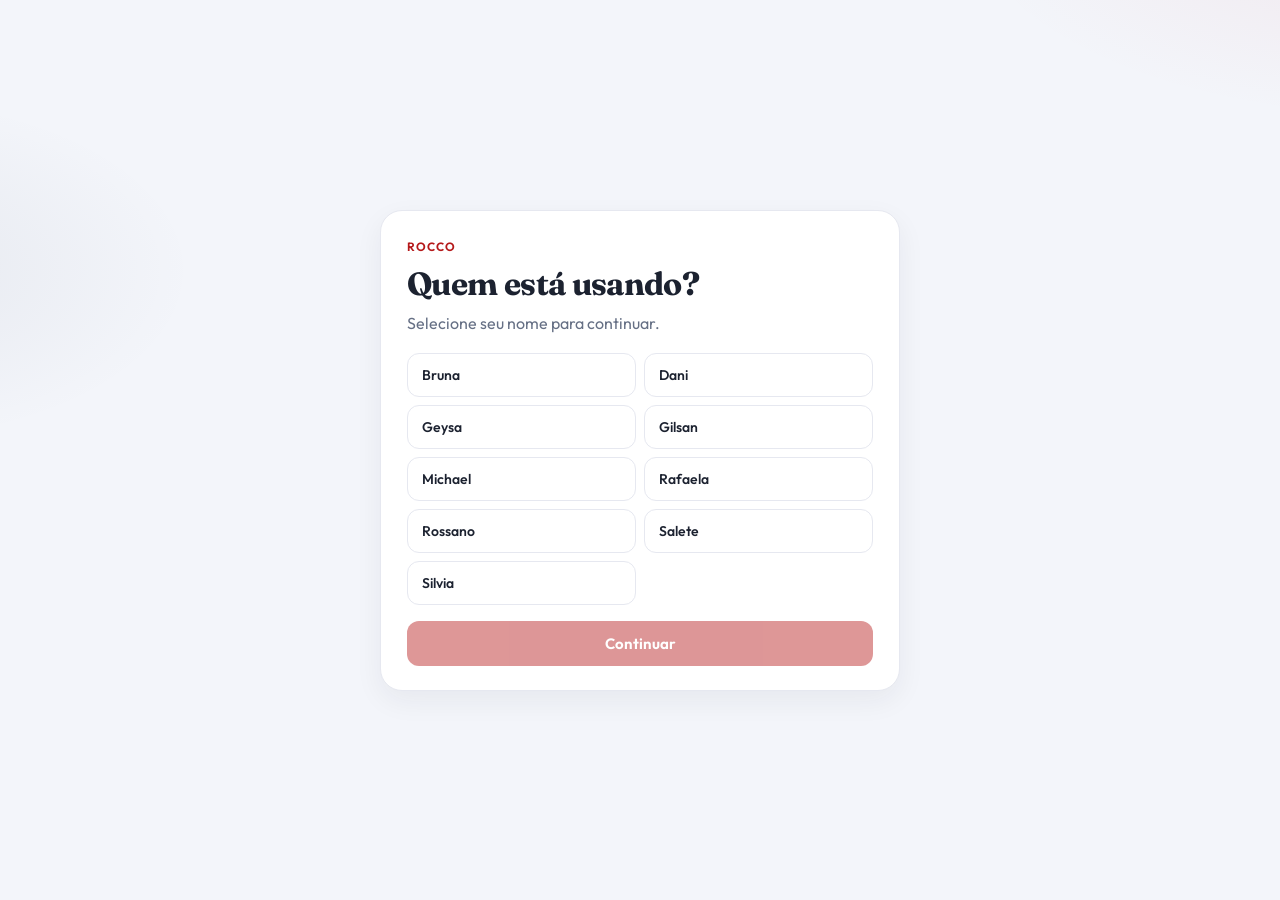
<file: index.html>
<!DOCTYPE html>
<html lang="pt-BR">
<head>
  <meta charset="UTF-8">
  <meta name="viewport" content="width=device-width, initial-scale=1">
  <title>Rocco · Sell-out e sell-in</title>
  <link rel="preconnect" href="https://fonts.googleapis.com">
  <link rel="preconnect" href="https://fonts.gstatic.com" crossorigin>
  <link href="https://fonts.googleapis.com/css2?family=Fraunces:opsz,wght@9..144,560;9..144,650&family=Outfit:wght@360;460;560;650&display=swap" rel="stylesheet">
  <link rel="stylesheet" href="styles.css?v=20261123-chart">
  <link rel="icon" href="data:image/svg+xml,%3Csvg xmlns='http://www.w3.org/2000/svg' viewBox='0 0 64 64'%3E%3Crect width='64' height='64' rx='14' fill='%23b5191a'/%3E%3C/svg%3E">
</head>
<body>
  <div class="seller-gate" id="sellerGate" role="dialog" aria-modal="true" aria-labelledby="sellerGateTitle">
    <div class="seller-gate-card">
      <p class="seller-gate-eyebrow">Rocco</p>
      <h1 id="sellerGateTitle">Quem está usando?</h1>
      <p class="seller-gate-text">Selecione seu nome para continuar.</p>
      <div class="seller-gate-list" id="sellerGateList" role="listbox" aria-label="Lista de vendedores"></div>
      <button type="button" class="seller-gate-btn" id="btnSellerContinue" disabled>Continuar</button>
    </div>
  </div>

  <div class="app" id="appShell" hidden>
    <button type="button" class="sidebar-show-btn" id="btnShowSidebar" aria-label="Mostrar coluna lateral" title="Mostrar coluna lateral" hidden>
      <svg viewBox="0 0 24 24" aria-hidden="true"><path d="M9 5l7 7-7 7"/></svg>
    </button>
    <aside class="sidebar" id="sidebar">
      <div class="sidebar-top">
        <div class="brand">
          <img src="logo-rocco.png" alt="Editora Rocco" width="184" height="50">
          <small id="brandPanel">Sell-out</small>
        </div>
        <button type="button" class="sidebar-hide-btn" id="btnHideSidebar" aria-label="Ocultar coluna lateral" title="Ocultar coluna lateral">
          <svg viewBox="0 0 24 24" aria-hidden="true"><path d="M15 5l-7 7 7 7"/></svg>
        </button>
      </div>
      <div class="side-who">
        <span>Usando como</span>
        <strong id="sellerNameLabel">—</strong>
        <button type="button" id="btnChangeSeller">Trocar</button>
      </div>

      <nav class="nav" id="navOut" aria-label="Seções do sell-out">
        <button type="button" data-goto="sec-visao" class="is-active">
          <svg viewBox="0 0 24 24" aria-hidden="true"><path d="M4 4h7v7H4zM13 4h7v4h-7zM13 10h7v10h-7zM4 13h7v7H4z"/></svg>
          Visão geral
        </button>
        <button type="button" data-goto="sec-clientes">
          <svg viewBox="0 0 24 24" aria-hidden="true"><path d="M16 21v-2a4 4 0 0 0-4-4H6a4 4 0 0 0-4 4v2"/><circle cx="9" cy="7" r="3"/><path d="M22 21v-2a4 4 0 0 0-3-3.87M16 3.13a4 4 0 0 1 0 7.75"/></svg>
          Clientes
        </button>
        <button type="button" data-goto="sec-itens">
          <svg viewBox="0 0 24 24" aria-hidden="true"><path d="M4 19h16M7 16V8M12 16V5M17 16v-5"/></svg>
          Itens
        </button>
        <button type="button" data-goto="sec-evo">
          <svg viewBox="0 0 24 24" aria-hidden="true"><path d="M4 19V5M4 19h16"/><path d="M7 15l4-5 3 3 5-7"/></svg>
          Evolução
        </button>
        <button type="button" data-goto="sec-uf">
          <svg viewBox="0 0 24 24" aria-hidden="true"><path d="M12 21s7-4.5 7-11a7 7 0 1 0-14 0c0 6.5 7 11 7 11z"/><circle cx="12" cy="10" r="2.5"/></svg>
          Por UF
        </button>
      </nav>
      <nav class="nav" id="navIn" aria-label="Seções do sell-in" hidden>
        <button type="button" data-goto-in="sec-visao" class="is-active">
          <svg viewBox="0 0 24 24" aria-hidden="true"><path d="M4 4h7v7H4zM13 4h7v4h-7zM13 10h7v10h-7zM4 13h7v7H4z"/></svg>
          Visão geral
        </button>
        <button type="button" data-goto-in="sec-evo">
          <svg viewBox="0 0 24 24" aria-hidden="true"><path d="M4 19V5M4 19h16"/><path d="M7 15l4-5 3 3 5-7"/></svg>
          Evolução
        </button>
        <button type="button" data-goto-in="sec-uf">
          <svg viewBox="0 0 24 24" aria-hidden="true"><path d="M12 21s7-4.5 7-11a7 7 0 1 0-14 0c0 6.5 7 11 7 11z"/><circle cx="12" cy="10" r="2.5"/></svg>
          Por UF
        </button>
        <button type="button" data-goto-in="sec-alertas">
          <svg viewBox="0 0 24 24" aria-hidden="true"><path d="M12 4 3 19h18L12 4z"/><path d="M12 10v4M12 16.5v.5"/></svg>
          Alertas
        </button>
        <button type="button" data-goto-in="sec-rank">
          <svg viewBox="0 0 24 24" aria-hidden="true"><path d="M7 20V10M12 20V4M17 20v-7"/></svg>
          Ranking
        </button>
      </nav>

      <div class="side-foot" id="sideFoot">
        <p class="side-base" id="sideBase">Nenhuma base carregada</p>
        <div class="side-filters" id="sideFilters" hidden>
          <div class="side-filters-head">
            <p>Filtros utilizados</p>
            <button type="button" class="side-clear-link" id="btnSideClear" hidden>Limpar</button>
          </div>
          <ul id="sideFilterList"></ul>
          <button type="button" class="side-clear" id="btnSideClearAll" hidden>Limpar todos os filtros</button>
        </div>
      </div>

      <button type="button" class="side-file" id="btnFile">
        <svg viewBox="0 0 24 24" aria-hidden="true"><path d="M12 4v10"/><path d="m8 8 4-4 4 4"/><path d="M5 20h14"/></svg>
        <span>
          <strong id="fileLabel">Importar CSV</strong>
          <small id="fileMeta">Sell-out acumulado Rocco</small>
        </span>
      </button>
      <input id="file" type="file" accept=".csv,text/csv" hidden>
    </aside>

    <main class="main">
      <div class="main-inner">
        <header class="top">
          <div>
            <h1 id="viewTitle">Desempenho sell-out</h1>
            <p id="viewSource">O que o cliente vendeu para o consumidor final</p>
          </div>
          <div class="top-tools">
            <div class="view-tabs" role="tablist" aria-label="Painel">
              <button type="button" id="tabSellOut" role="tab" aria-pressed="true" aria-controls="viewOut">Sell-out</button>
              <button type="button" id="tabSellIn" role="tab" aria-pressed="false" aria-controls="viewIn">Sell-in</button>
            </div>
            <div class="out-tools" id="outTools">
            <div class="year-switch" id="yearSwitch" role="group" aria-label="Ano em análise"></div>
            <div class="search-wrap">
              <label class="search">
                <svg viewBox="0 0 24 24" aria-hidden="true"><circle cx="11" cy="11" r="6"/><path d="m16 16 4 4"/></svg>
                <input id="q" type="search" placeholder="Buscar loja ou CNPJ" autocomplete="off" disabled aria-label="Buscar loja ou CNPJ" aria-controls="searchHit" aria-expanded="false">
              </label>
              <div id="searchHit" class="search-hit" hidden></div>
            </div>
            <div class="search-wrap">
              <label class="search search-isbn">
                <svg viewBox="0 0 24 24" aria-hidden="true"><circle cx="11" cy="11" r="6"/><path d="m16 16 4 4"/></svg>
                <input id="qIsbn" type="search" placeholder="Buscar ISBN" autocomplete="off" disabled aria-label="Buscar ISBN" aria-controls="isbnHit" aria-expanded="false" inputmode="numeric">
              </label>
              <div id="isbnHit" class="search-hit" hidden></div>
            </div>
            <div class="search-wrap">
              <label class="search search-title">
                <svg viewBox="0 0 24 24" aria-hidden="true"><circle cx="11" cy="11" r="6"/><path d="m16 16 4 4"/></svg>
                <input id="qTitle" type="search" placeholder="Buscar título" autocomplete="off" disabled aria-label="Buscar título" aria-controls="titleHit" aria-expanded="false">
              </label>
              <div id="titleHit" class="search-hit" hidden></div>
            </div>
            <div class="search-wrap">
              <label class="search search-author">
                <svg viewBox="0 0 24 24" aria-hidden="true"><circle cx="11" cy="11" r="6"/><path d="m16 16 4 4"/></svg>
                <input id="qAuthor" type="search" placeholder="Buscar autor" autocomplete="off" disabled aria-label="Buscar autor" aria-controls="authorHit" aria-expanded="false">
              </label>
              <div id="authorHit" class="search-hit" hidden></div>
            </div>
            </div>
          </div>
        </header>

        <div id="viewOut">
        <section id="empty" class="empty">
          <div class="drop" id="drop">
            <div class="drop-icon" aria-hidden="true">
              <svg viewBox="0 0 24 24"><path d="M12 16V6"/><path d="m8 9 4-4 4 4"/><path d="M5 19h14"/></svg>
            </div>
            <h2>Solte o CSV de sell-out</h2>
            <p>Use o arquivo <b>SELL-OUT ACUMULADO ROCCO</b>. Cada venda entra no mês da data. Editora e selo ficam de fora.</p>
            <button type="button" class="btn" id="pick">Selecionar arquivo</button>
            <p class="error" id="error" hidden></p>
          </div>
        </section>

        <div id="dash" hidden>
          <section id="sec-visao" data-section>
            <div class="filters">
              <div class="filter-bar" id="filterBar"></div>
              <button type="button" class="text-btn" id="btnClear" hidden>Limpar recortes</button>
            </div>
            <p class="hint">Comece pelo vendedor. Depois cruze grupo econômico, loja, UF ou categoria — os painéis e o ranking de itens acompanham o recorte. A data vale pelo mês inteiro.</p>
            <div class="chips" id="chips" hidden></div>

            <div class="kpis">
              <article class="kpi kpi-amber">
                <span id="kpiRevenueLabel">Faturamento</span>
                <b id="kpiRevenue">—</b>
                <small id="kpiRevenueSub"></small>
              </article>
              <article class="kpi kpi-green" id="kpiVarCard">
                <span>Variação vs. ano anterior</span>
                <b id="kpiVar">—</b>
                <small id="kpiVarSub"></small>
              </article>
              <article class="kpi kpi-navy">
                <span>Lojas ativas</span>
                <b id="kpiActive">—</b>
                <small id="kpiActiveSub">com venda no período</small>
              </article>
              <button type="button" class="kpi is-flat" id="kpiStoppedCard" aria-disabled="true">
                <span>Lojas paradas</span>
                <b id="kpiStopped">—</b>
                <small id="kpiStoppedSub">venda no ano anterior, zero agora</small>
              </button>
              <button type="button" class="kpi kpi-teal" id="kpiNovosCard" aria-disabled="true">
                <span>Novos na base</span>
                <b id="kpiNovos">—</b>
                <small id="kpiNovosSub">primeira venda nos últimos 12 meses</small>
              </button>
              <article class="kpi kpi-purple">
                <span>Volume</span>
                <b id="kpiVolume">—</b>
                <small id="kpiVolumeSub">unidades vendidas</small>
              </article>
            </div>

            <div class="kpi-row">
              <article class="kpi kpi-soft">
                <span>Ticket médio</span>
                <b id="kpiTicket">—</b>
                <small>por cupom</small>
              </article>
              <article class="kpi kpi-soft">
                <span>Grupos ativos</span>
                <b id="kpiGrupos">—</b>
                <small>grupos econômicos</small>
              </article>
              <article class="kpi kpi-soft">
                <span>SKUs distintos</span>
                <b id="kpiSkus">—</b>
                <small>títulos no recorte</small>
              </article>
              <article class="kpi kpi-soft">
                <span>Cupons</span>
                <b id="kpiCupons">—</b>
                <small>transações</small>
              </article>
            </div>
          </section>

          <section class="grid-mid" id="sec-evo" data-section>
            <article class="card chart-card">
              <header class="card-head">
                <div>
                  <h2 id="chartTitle">Evolução mensal</h2>
                  <p id="chartSub">Faturamento no recorte atual</p>
                </div>
                <div class="seg seg-views" id="viewSeg" role="group" aria-label="Tipo de evolução">
                  <button type="button" data-view="mensal" aria-pressed="true">Mensal</button>
                  <button type="button" data-view="trimestral" aria-pressed="false">Trimestral</button>
                  <button type="button" data-view="semestral" aria-pressed="false">Semestral</button>
                  <button type="button" data-view="anual" aria-pressed="false">Anual</button>
                  <button type="button" data-view="acumulada" aria-pressed="false">Acumulada</button>
                </div>
              </header>
              <div class="plot-wrap">
                <canvas id="trend" aria-describedby="chartSummary"></canvas>
              </div>
              <p id="chartSummary" class="sr-only"></p>
            </article>

            <article class="card donut-card">
              <header class="card-head">
                <div>
                  <h2>Composição</h2>
                  <p id="donutSub">Participação no período</p>
                </div>
                <div class="seg seg-sm" id="dimSeg" role="group" aria-label="Dimensão">
                  <button type="button" data-dim="loja" aria-pressed="true">Loja</button>
                  <button type="button" data-dim="grupo" aria-pressed="false">Grupo</button>
                  <button type="button" data-dim="vendedor" aria-pressed="false">Vendedor</button>
                  <button type="button" data-dim="uf" aria-pressed="false">UF</button>
                  <button type="button" data-dim="categoria" aria-pressed="false">Categoria</button>
                </div>
              </header>
              <div class="donut-layout">
                <div class="donut-wrap">
                  <canvas id="donut"></canvas>
                  <div class="donut-center">
                    <span id="donutCaption">Período</span>
                    <strong id="donutTotal">—</strong>
                  </div>
                </div>
                <div class="slice-list" id="donutLegend"></div>
              </div>
            </article>
          </section>

          <section id="sec-uf" data-section>
            <article class="card">
              <header class="card-head">
                <div>
                  <h2>Sell-out por UF</h2>
                  <p id="ufSub">Passe o mouse no estado para ver quantas lojas venderam no recorte.</p>
                </div>
              </header>
              <div class="uf-layout">
                <div class="brazil-wrap">
                  <div class="map-side">
                    <div class="map-legend">
                      <span><i class="dot-up"></i>Crescendo</span>
                      <span><i class="dot-down"></i>Caindo</span>
                      <span><i class="dot-cold"></i>Sem cliente</span>
                    </div>
                    <p class="map-note">Clique num estado para filtrar. Passe o mouse para ver lojas e variação.</p>
                  </div>
                  <svg id="brazilSvg" viewBox="0 0 440 470" role="img" aria-label="Mapa do Brasil por estado"></svg>
                </div>
                <div class="uf-bars">
                  <p id="ufCut" class="uf-cut">Recorte: todos os estados</p>
                  <div class="uf-list" id="ufList"></div>
                </div>
              </div>
            </article>
          </section>

          <section id="sec-clientes" data-section>
            <article class="card">
              <header class="card-head">
                <div>
                  <h2>Grupos econômicos</h2>
                  <p id="grupoCount"></p>
                </div>
              </header>
              <div class="rank-scroll">
                <table class="rank-table">
                  <thead>
                    <tr>
                      <th class="col-pos">#</th>
                      <th><button type="button" data-sort-grupo="name">Grupo</button></th>
                      <th class="num"><button type="button" data-sort-grupo="lojas">Lojas</button></th>
                      <th class="num"><button type="button" data-sort-grupo="fat">Faturamento</button></th>
                      <th class="num"><button type="button" data-sort-grupo="pct">Var. fat.</button></th>
                      <th class="num"><button type="button" data-sort-grupo="vol">Volume</button></th>
                      <th class="num"><button type="button" data-sort-grupo="pctVol">Var. vol.</button></th>
                    </tr>
                  </thead>
                  <tbody id="grupoBody"></tbody>
                </table>
              </div>
            </article>

            <article class="card" id="lojaCard">
              <header class="card-head">
                <div>
                  <h2>Lojas</h2>
                  <p id="lojaCount"></p>
                </div>
              </header>
              <div class="rank-scroll">
                <table class="rank-table">
                  <thead>
                    <tr>
                      <th class="col-pos">#</th>
                      <th><button type="button" data-sort-loja="name">Loja</button></th>
                      <th>Grupo</th>
                      <th class="col-vend">Vendedor</th>
                      <th class="num"><button type="button" data-sort-loja="fat">Faturamento</button></th>
                      <th class="num"><button type="button" data-sort-loja="pct">Var. fat.</button></th>
                      <th class="num"><button type="button" data-sort-loja="vol">Volume</button></th>
                      <th class="num"><button type="button" data-sort-loja="pctVol">Var. vol.</button></th>
                    </tr>
                  </thead>
                  <tbody id="lojaBody"></tbody>
                </table>
              </div>
            </article>
          </section>

          <section id="sec-itens" data-section>
            <article class="card">
              <header class="card-head items-head">
                <div>
                  <h2>Itens</h2>
                  <p id="itemsSub">Top títulos no recorte</p>
                </div>
                <div class="items-tools">
                  <label class="field">
                    <span>Grupo</span>
                    <select id="itemGrupo"></select>
                  </label>
                  <label class="field">
                    <span>Loja</span>
                    <select id="itemLoja"></select>
                  </label>
                  <label class="field">
                    <span>Categoria</span>
                    <select id="itemCategoria"></select>
                  </label>
                </div>
              </header>
              <div class="rank-scroll">
                <table class="rank-table items-table">
                  <thead>
                    <tr>
                      <th class="col-pos">#</th>
                      <th><button type="button" data-sort-item="sku">SKU</button></th>
                      <th><button type="button" data-sort-item="desc">Descrição</button></th>
                      <th><button type="button" data-sort-item="cat">Categoria</button></th>
                      <th class="num"><button type="button" data-sort-item="vol">Volume</button></th>
                      <th class="num"><button type="button" data-sort-item="fat">Faturamento</button></th>
                      <th class="num"><button type="button" data-sort-item="parte">Parte</button></th>
                    </tr>
                  </thead>
                  <tbody id="itemsBody"></tbody>
                </table>
              </div>
            </article>
          </section>
        </div>
        </div>

        <section id="viewIn" hidden>
          <div id="sellInEmpty" class="empty">
            <div class="drop" id="dropIn">
              <div class="drop-icon" aria-hidden="true">
                <svg viewBox="0 0 24 24"><path d="M12 16V6"/><path d="m8 9 4-4 4 4"/><path d="M5 19h14"/></svg>
              </div>
              <h2 id="sellInTitle">Solte o CSV de sell-in</h2>
              <p id="sellInText">Use o arquivo de faturamento da Rocco para a loja. A base de sell-out continua na outra aba.</p>
              <button type="button" class="btn" id="pickIn">Selecionar arquivo</button>
              <p class="error" id="errorIn" hidden></p>
            </div>
            <input id="fileIn" type="file" accept=".csv,text/csv" hidden>
          </div>
          <iframe id="sellInFrame" title="Painel de sell-in" hidden></iframe>
        </section>
      </div>
    </main>
  </div>

  <aside class="drawer" id="drawer" aria-hidden="true">
    <div class="drawer-card" id="drawerBody"></div>
  </aside>

  <div class="tooltip" id="tooltip" hidden></div>

  <div class="loading" id="loading" hidden>
    <div>
      <div class="spinner" aria-hidden="true"></div>
      <p id="loadingText">Lendo o sell-out…</p>
    </div>
  </div>

  <script src="brazil-map.js"></script>
  <script src="app.js?v=20261123-sidebar"></script>
  <script src="sell-in/painel.js?v=20261107-drawer"></script>
</body>
</html>
</file>
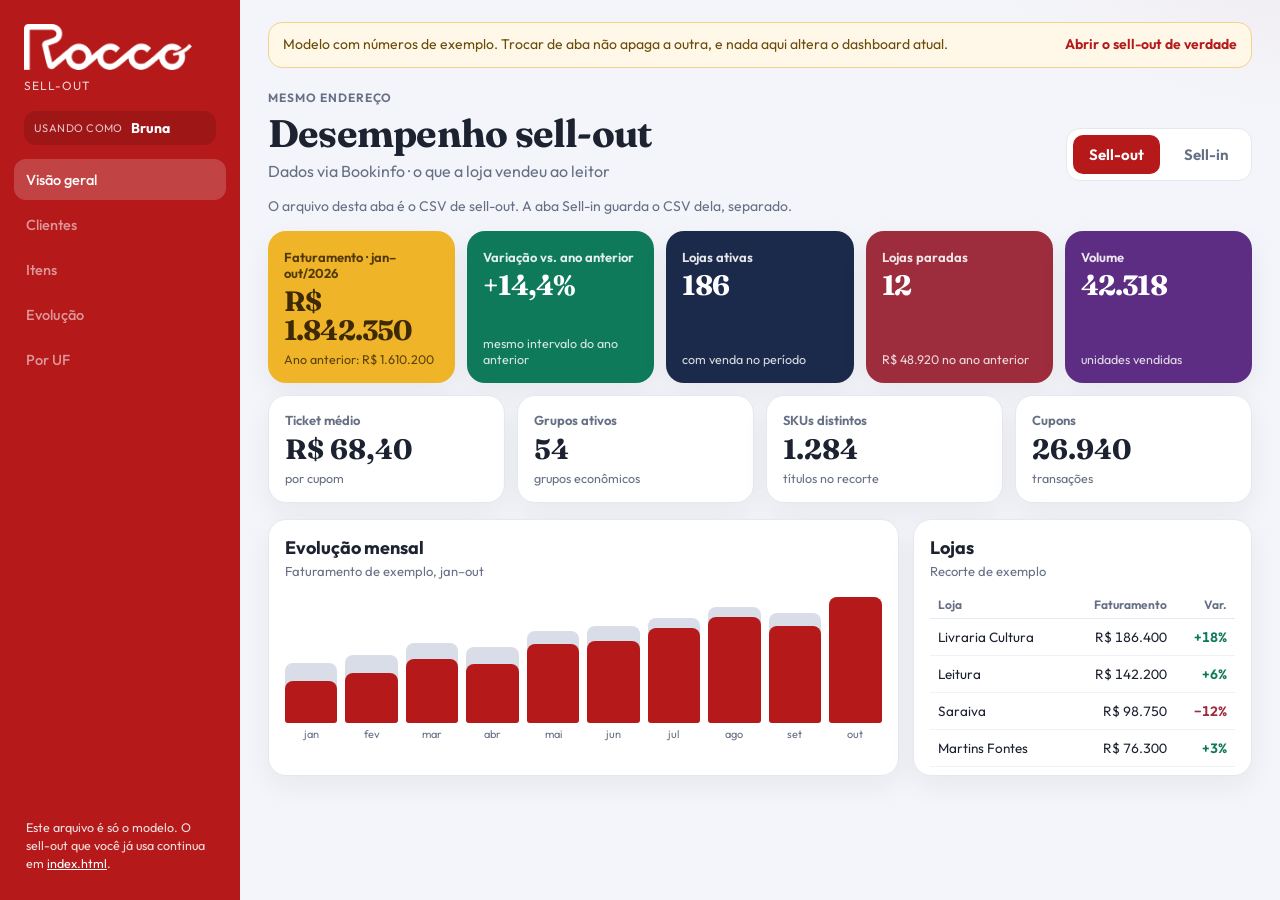
<file: modelo-abas.html>
<!DOCTYPE html>
<html lang="pt-BR">
<head>
  <meta charset="UTF-8">
  <meta name="viewport" content="width=device-width, initial-scale=1">
  <title>Modelo · Sell-out e sell-in</title>
  <link rel="preconnect" href="https://fonts.googleapis.com">
  <link rel="preconnect" href="https://fonts.gstatic.com" crossorigin>
  <link href="https://fonts.googleapis.com/css2?family=Fraunces:opsz,wght@9..144,560;9..144,650&family=Outfit:wght@360;460;560;650&display=swap" rel="stylesheet">
  <style>
    :root {
      --red: #b5191a;
      --ink: #1c2230;
      --muted: #667085;
      --line: #e6e8f0;
      --bg: #f3f5fa;
      --amber: #f0b429;
      --amber-ink: #3d2a04;
      --green: #0f7a5a;
      --navy: #1b2a4a;
      --purple: #5c2d82;
      --down: #9d2c3c;
      --shadow: 0 10px 28px rgba(28, 34, 48, 0.06);
      --sans: "Outfit", "Segoe UI", sans-serif;
      --serif: "Fraunces", Georgia, serif;
      --side: 240px;
    }
    * { box-sizing: border-box; }
    html, body { margin: 0; padding: 0; }
    body {
      font-family: var(--sans);
      color: var(--ink);
      background:
        radial-gradient(900px 420px at 110% -10%, rgba(210, 60, 72, 0.08), transparent 50%),
        radial-gradient(700px 380px at -10% 30%, rgba(27, 42, 74, 0.06), transparent 46%),
        var(--bg);
      min-height: 100vh;
    }
    button { font-family: inherit; cursor: pointer; }
    h1, h2, p { margin: 0; }
    .app { display: grid; grid-template-columns: var(--side) 1fr; min-height: 100vh; }
    .sidebar {
      position: sticky; top: 0; height: 100vh;
      background: var(--red); color: #fff;
      display: flex; flex-direction: column;
      padding: 22px 14px 16px;
    }
    .brand { padding: 2px 10px 18px; }
    .brand img { display: block; width: 168px; height: auto; }
    .brand small {
      display: block; margin-top: 8px;
      opacity: .82; font-size: 12px; letter-spacing: .08em; text-transform: uppercase;
    }
    .side-who {
      display: flex; align-items: center; gap: 8px;
      margin: 0 10px 14px; padding: 8px 10px;
      background: rgba(0,0,0,.12); border-radius: 12px;
    }
    .side-who span { opacity: .75; font-size: 11px; letter-spacing: .04em; text-transform: uppercase; }
    .side-who strong { flex: 1; font-size: 14px; }
    .nav { display: flex; flex-direction: column; gap: 4px; }
    .nav span {
      display: flex; align-items: center; gap: 10px;
      border-radius: 12px; padding: 11px 12px;
      font-size: 14.5px; font-weight: 500; opacity: .55;
    }
    .nav span.is-on { background: rgba(255,255,255,.18); opacity: 1; }
    .side-note {
      margin-top: auto; padding: 12px;
      font-size: 12.5px; line-height: 1.45; color: rgba(255,255,255,.86);
    }
    .side-note a { color: #fff; }
    .main { padding: 22px 28px 48px; }
    .banner {
      display: flex; justify-content: space-between; gap: 16px; align-items: center;
      background: #fff8e8; border: 1px solid #f0d48a; color: #6a4b08;
      border-radius: 14px; padding: 12px 14px; margin-bottom: 18px;
      font-size: 14px; line-height: 1.4;
    }
    .banner a {
      flex: none; color: var(--red); font-weight: 650; text-decoration: none;
    }
    .top { display: flex; justify-content: space-between; gap: 18px; align-items: flex-end; margin-bottom: 16px; }
    .eyebrow { font-size: 12px; letter-spacing: .08em; text-transform: uppercase; color: var(--red); font-weight: 650; }
    h1 { font-family: var(--serif); font-size: clamp(1.8rem, 3vw, 2.4rem); letter-spacing: -.02em; margin-top: 4px; }
    .top p { color: var(--muted); margin-top: 4px; }
    .tabs { display: flex; gap: 8px; background: #fff; border: 1px solid var(--line); border-radius: 14px; padding: 6px; }
    .tabs button {
      border: 0; background: transparent; border-radius: 10px;
      padding: 10px 16px; font-size: 15px; font-weight: 650; color: var(--muted);
    }
    .tabs button[aria-pressed="true"] { background: var(--red); color: #fff; }
    .hint { color: var(--muted); font-size: 14px; margin: 0 0 16px; }
    .kpis { display: grid; grid-template-columns: repeat(5, minmax(0, 1fr)); gap: 12px; }
    .kpi {
      border-radius: 18px; padding: 18px 16px 16px; min-height: 132px;
      display: flex; flex-direction: column; gap: 6px; color: #fff;
      box-shadow: var(--shadow);
    }
    .kpi span { font-size: 13px; font-weight: 650; opacity: .88; }
    .kpi b { font-family: var(--serif); font-size: 28px; letter-spacing: -.03em; line-height: 1.05; }
    .kpi small { margin-top: auto; font-size: 12.5px; opacity: .82; }
    .amber { background: var(--amber); color: var(--amber-ink); }
    .green { background: var(--green); }
    .navy { background: var(--navy); }
    .down { background: var(--down); }
    .purple { background: var(--purple); }
    .soft-row { display: grid; grid-template-columns: repeat(4, minmax(0, 1fr)); gap: 12px; margin-top: 12px; }
    .soft {
      background: #fff; color: var(--ink); border: 1px solid var(--line);
      border-radius: 18px; padding: 16px; min-height: 104px;
      display: flex; flex-direction: column; gap: 4px; box-shadow: var(--shadow);
    }
    .soft span { font-size: 13px; font-weight: 650; color: var(--muted); }
    .soft b { font-family: var(--serif); font-size: 28px; }
    .soft small { margin-top: auto; color: var(--muted); font-size: 12.5px; }
    .grid { display: grid; grid-template-columns: 1.3fr .7fr; gap: 14px; margin-top: 16px; }
    .card { background: #fff; border: 1px solid var(--line); border-radius: 18px; padding: 16px 16px 8px; box-shadow: var(--shadow); }
    .card h2 { font-size: 18px; }
    .card .sub { color: var(--muted); font-size: 13px; margin: 4px 0 12px; }
    .bars { display: flex; align-items: flex-end; gap: 8px; height: 140px; padding-bottom: 8px; }
    .bars i {
      flex: 1; display: block; border-radius: 8px 8px 3px 3px;
      background: #d9dde8; position: relative;
    }
    .bars i em {
      position: absolute; left: 0; right: 0; bottom: 0;
      background: var(--red); border-radius: inherit; height: var(--h);
    }
    .bars span { position: absolute; bottom: -18px; left: 0; right: 0; text-align: center; font-size: 11px; color: var(--muted); font-style: normal; }
    table { width: 100%; border-collapse: collapse; font-size: 13.5px; }
    th { text-align: left; font-size: 12px; color: var(--muted); font-weight: 650; padding: 6px 8px; border-bottom: 1px solid var(--line); }
    td { padding: 9px 8px; border-bottom: 1px solid #f0f2f6; }
    td.num, th.num { text-align: right; font-variant-numeric: tabular-nums; }
    .pos { color: var(--green); font-weight: 650; }
    .neg { color: var(--down); font-weight: 650; }
    [hidden] { display: none !important; }
    @media (max-width: 1100px) {
      .kpis, .soft-row { grid-template-columns: 1fr 1fr; }
      .grid { grid-template-columns: 1fr; }
      .top { flex-direction: column; align-items: stretch; }
    }
    @media (max-width: 860px) {
      .app { grid-template-columns: 1fr; }
      .sidebar { position: static; height: auto; }
      .side-note { margin-top: 12px; }
    }
  </style>
</head>
<body>
  <div class="app">
    <aside class="sidebar">
      <div class="brand">
        <img src="logo-rocco.png" alt="Editora Rocco" width="168" height="46">
        <small id="brandLabel">Sell-out</small>
      </div>
      <div class="side-who">
        <span>Usando como</span>
        <strong>Bruna</strong>
      </div>
      <nav class="nav" aria-label="Seções do modelo">
        <span class="is-on">Visão geral</span>
        <span>Clientes</span>
        <span>Itens</span>
        <span>Evolução</span>
        <span>Por UF</span>
      </nav>
      <p class="side-note">Este arquivo é só o modelo. O sell-out que você já usa continua em <a href="index.html">index.html</a>.</p>
    </aside>

    <main class="main">
      <div class="banner">
        <span>Modelo com números de exemplo. Trocar de aba não apaga a outra, e nada aqui altera o dashboard atual.</span>
        <a href="index.html">Abrir o sell-out de verdade</a>
      </div>

      <header class="top">
        <div>
          <p class="eyebrow">Mesmo endereço</p>
          <h1 id="title">Desempenho sell-out</h1>
          <p id="source">Dados via Bookinfo · o que a loja vendeu ao leitor</p>
        </div>
        <div class="tabs" role="tablist" aria-label="Painel">
          <button type="button" id="tabOut" role="tab" aria-pressed="true" aria-controls="panelOut">Sell-out</button>
          <button type="button" id="tabIn" role="tab" aria-pressed="false" aria-controls="panelIn">Sell-in</button>
        </div>
      </header>
      <p class="hint" id="hint">O arquivo desta aba é o CSV de sell-out. A aba Sell-in guarda o CSV dela, separado.</p>

      <section id="panelOut" role="tabpanel">
        <div class="kpis">
          <article class="kpi amber"><span>Faturamento · jan–out/2026</span><b>R$ 1.842.350</b><small>Ano anterior: R$ 1.610.200</small></article>
          <article class="kpi green"><span>Variação vs. ano anterior</span><b>+14,4%</b><small>mesmo intervalo do ano anterior</small></article>
          <article class="kpi navy"><span>Lojas ativas</span><b>186</b><small>com venda no período</small></article>
          <article class="kpi down"><span>Lojas paradas</span><b>12</b><small>R$ 48.920 no ano anterior</small></article>
          <article class="kpi purple"><span>Volume</span><b>42.318</b><small>unidades vendidas</small></article>
        </div>
        <div class="soft-row">
          <article class="soft"><span>Ticket médio</span><b>R$ 68,40</b><small>por cupom</small></article>
          <article class="soft"><span>Grupos ativos</span><b>54</b><small>grupos econômicos</small></article>
          <article class="soft"><span>SKUs distintos</span><b>1.284</b><small>títulos no recorte</small></article>
          <article class="soft"><span>Cupons</span><b>26.940</b><small>transações</small></article>
        </div>
        <div class="grid">
          <article class="card">
            <h2>Evolução mensal</h2>
            <p class="sub">Faturamento de exemplo, jan–out</p>
            <div class="bars" aria-hidden="true">
              <i style="height:46%"><em style="--h:70%"></em><span>jan</span></i>
              <i style="height:52%"><em style="--h:74%"></em><span>fev</span></i>
              <i style="height:61%"><em style="--h:80%"></em><span>mar</span></i>
              <i style="height:58%"><em style="--h:78%"></em><span>abr</span></i>
              <i style="height:70%"><em style="--h:86%"></em><span>mai</span></i>
              <i style="height:74%"><em style="--h:84%"></em><span>jun</span></i>
              <i style="height:80%"><em style="--h:90%"></em><span>jul</span></i>
              <i style="height:88%"><em style="--h:92%"></em><span>ago</span></i>
              <i style="height:84%"><em style="--h:88%"></em><span>set</span></i>
              <i style="height:96%"><em style="--h:100%"></em><span>out</span></i>
            </div>
          </article>
          <article class="card">
            <h2>Lojas</h2>
            <p class="sub">Recorte de exemplo</p>
            <table>
              <thead><tr><th>Loja</th><th class="num">Faturamento</th><th class="num">Var.</th></tr></thead>
              <tbody>
                <tr><td>Livraria Cultura</td><td class="num">R$ 186.400</td><td class="num pos">+18%</td></tr>
                <tr><td>Leitura</td><td class="num">R$ 142.200</td><td class="num pos">+6%</td></tr>
                <tr><td>Saraiva</td><td class="num">R$ 98.750</td><td class="num neg">−12%</td></tr>
                <tr><td>Martins Fontes</td><td class="num">R$ 76.300</td><td class="num pos">+3%</td></tr>
              </tbody>
            </table>
          </article>
        </div>
      </section>

      <section id="panelIn" role="tabpanel" hidden>
        <div class="kpis">
          <article class="kpi amber"><span>Faturamento · jan–out/2026</span><b>R$ 2.410.000</b><small>Ano anterior: R$ 2.180.000</small></article>
          <article class="kpi green"><span>Variação vs. ano anterior</span><b>+10,6%</b><small>mesmo intervalo do ano anterior</small></article>
          <article class="kpi navy"><span>Clientes compradores</span><b>142</b><small>com pedido faturado</small></article>
          <article class="kpi down"><span>Clientes sem recompra</span><b>9</b><small>R$ 126.400 no ano anterior</small></article>
          <article class="kpi purple"><span>Volume expedido</span><b>51.200</b><small>unidades faturadas</small></article>
        </div>
        <div class="soft-row">
          <article class="soft"><span>Ticket do pedido</span><b>R$ 1.266</b><small>por nota</small></article>
          <article class="soft"><span>Grupos ativos</span><b>48</b><small>grupos econômicos</small></article>
          <article class="soft"><span>Títulos faturados</span><b>960</b><small>ISBNs no recorte</small></article>
          <article class="soft"><span>Notas</span><b>1.902</b><small>documentos</small></article>
        </div>
        <div class="grid">
          <article class="card">
            <h2>Evolução mensal</h2>
            <p class="sub">Faturamento de exemplo, jan–out</p>
            <div class="bars" aria-hidden="true">
              <i style="height:62%"><em style="--h:100%"></em><span>jan</span></i>
              <i style="height:40%"><em style="--h:72%"></em><span>fev</span></i>
              <i style="height:78%"><em style="--h:90%"></em><span>mar</span></i>
              <i style="height:55%"><em style="--h:80%"></em><span>abr</span></i>
              <i style="height:48%"><em style="--h:70%"></em><span>mai</span></i>
              <i style="height:84%"><em style="--h:94%"></em><span>jun</span></i>
              <i style="height:50%"><em style="--h:76%"></em><span>jul</span></i>
              <i style="height:72%"><em style="--h:88%"></em><span>ago</span></i>
              <i style="height:66%"><em style="--h:82%"></em><span>set</span></i>
              <i style="height:90%"><em style="--h:96%"></em><span>out</span></i>
            </div>
          </article>
          <article class="card">
            <h2>Clientes</h2>
            <p class="sub">O que a Rocco faturou para a rede</p>
            <table>
              <thead><tr><th>Cliente</th><th class="num">Faturamento</th><th class="num">Var.</th></tr></thead>
              <tbody>
                <tr><td>Livraria Cultura</td><td class="num">R$ 240.000</td><td class="num pos">+9%</td></tr>
                <tr><td>Leitura</td><td class="num">R$ 188.500</td><td class="num neg">−4%</td></tr>
                <tr><td>Saraiva</td><td class="num">R$ 151.200</td><td class="num pos">+15%</td></tr>
                <tr><td>Martins Fontes</td><td class="num">R$ 97.800</td><td class="num pos">+2%</td></tr>
              </tbody>
            </table>
          </article>
        </div>
      </section>
    </main>
  </div>
  <script>
    const copy = {
      out: {
        brand: "Sell-out",
        title: "Desempenho sell-out",
        source: "Dados via Bookinfo · o que a loja vendeu ao leitor",
        hint: "O arquivo desta aba é o CSV de sell-out. A aba Sell-in guarda o CSV dela, separado."
      },
      in: {
        brand: "Sell-in",
        title: "Desempenho sell-in",
        source: "Dados do faturamento Rocco · o que a editora vendeu à loja",
        hint: "O arquivo desta aba é o CSV de sell-in. A aba Sell-out continua com o arquivo dela."
      }
    };

    function show(which) {
      const on = which === "in" ? "in" : "out";
      document.getElementById("panelOut").hidden = on !== "out";
      document.getElementById("panelIn").hidden = on !== "in";
      document.getElementById("tabOut").setAttribute("aria-pressed", String(on === "out"));
      document.getElementById("tabIn").setAttribute("aria-pressed", String(on === "in"));
      const text = copy[on];
      document.getElementById("brandLabel").textContent = text.brand;
      document.getElementById("title").textContent = text.title;
      document.getElementById("source").textContent = text.source;
      document.getElementById("hint").textContent = text.hint;
      if (location.hash !== "#" + on) history.replaceState(null, "", "#" + on);
    }

    document.getElementById("tabOut").addEventListener("click", () => show("out"));
    document.getElementById("tabIn").addEventListener("click", () => show("in"));
    window.addEventListener("hashchange", () => show(location.hash === "#in" ? "in" : "out"));
    show(location.hash === "#in" ? "in" : "out");
  </script>
</body>
</html>
</file>
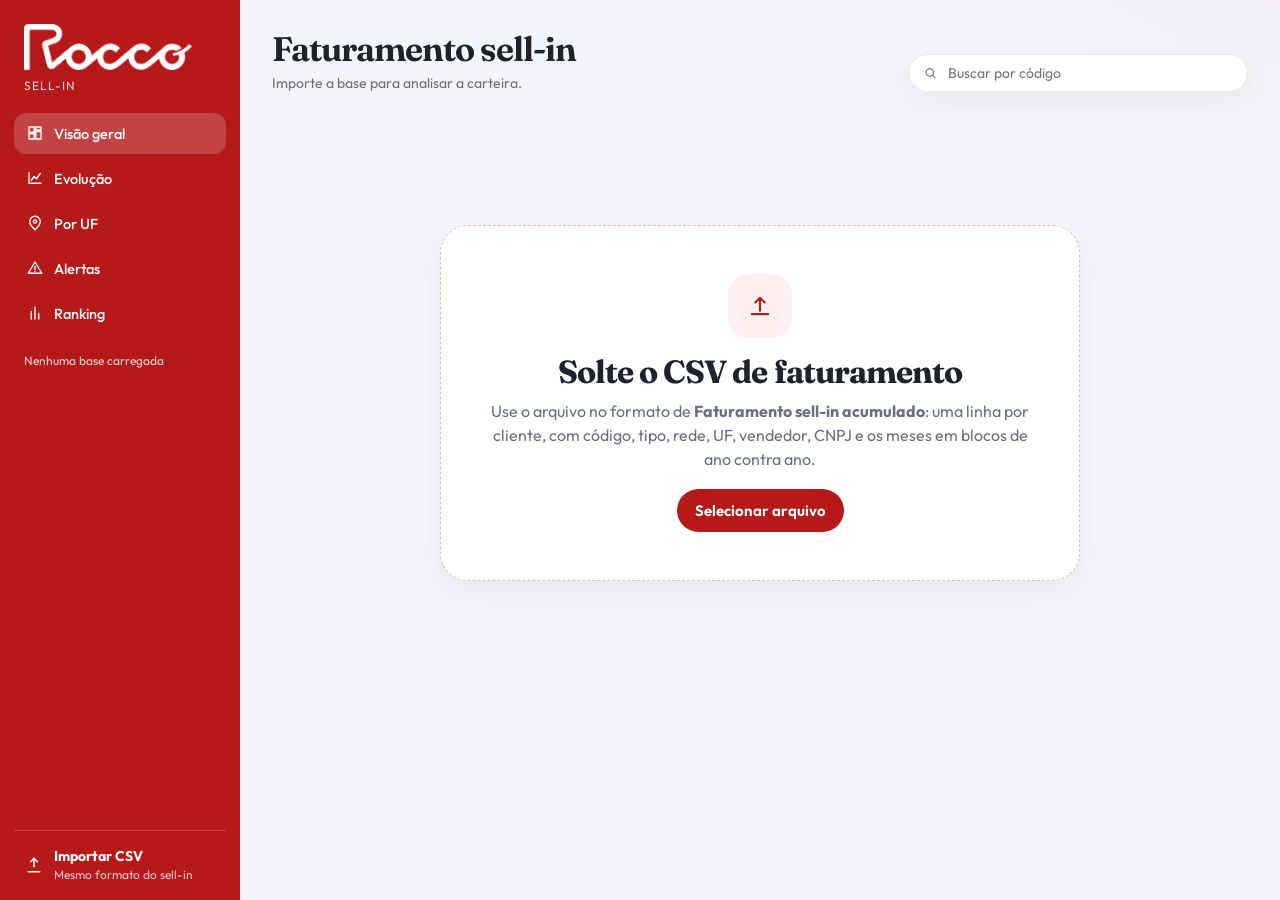
<file: sell-in/dashboard.html>
<!DOCTYPE html>
<html lang="pt-BR">
<head>
  <meta charset="UTF-8">
  <meta name="viewport" content="width=device-width, initial-scale=1">
  <title>Rocco · Faturamento sell-in</title>
  <link rel="preconnect" href="https://fonts.googleapis.com">
  <link rel="preconnect" href="https://fonts.gstatic.com" crossorigin>
  <link href="https://fonts.googleapis.com/css2?family=Fraunces:opsz,wght@9..144,560;9..144,650&family=Outfit:wght@360;460;560;650&display=swap" rel="stylesheet">
  <link rel="stylesheet" href="dashboard.css?v=20261123-sem-consignado">
  <link rel="icon" href="data:image/svg+xml,%3Csvg xmlns='http://www.w3.org/2000/svg' viewBox='0 0 64 64'%3E%3Crect width='64' height='64' rx='14' fill='%23b5191a'/%3E%3C/svg%3E">
</head>
<body>
  <div class="app">
    <aside class="sidebar">
      <div class="brand">
        <img src="../logo-rocco.png" alt="Editora Rocco" width="184" height="50">
        <small>Sell-in</small>
      </div>

      <nav class="nav" aria-label="Seções">
        <button type="button" data-goto="sec-visao" class="is-active">
          <svg viewBox="0 0 24 24" aria-hidden="true"><path d="M4 4h7v7H4zM13 4h7v4h-7zM13 10h7v10h-7zM4 13h7v7H4z"/></svg>
          Visão geral
        </button>
        <button type="button" data-goto="sec-evo">
          <svg viewBox="0 0 24 24" aria-hidden="true"><path d="M4 19V5M4 19h16"/><path d="M7 15l4-5 3 3 5-7"/></svg>
          Evolução
        </button>
        <button type="button" data-goto="sec-uf">
          <svg viewBox="0 0 24 24" aria-hidden="true"><path d="M12 21s7-6.2 7-11a7 7 0 1 0-14 0c0 4.8 7 11 7 11z"/><circle cx="12" cy="10" r="2.2"/></svg>
          Por UF
        </button>
        <button type="button" data-goto="sec-alertas">
          <svg viewBox="0 0 24 24" aria-hidden="true"><path d="M12 4 3 19h18L12 4z"/><path d="M12 10v4M12 16.5v.5"/></svg>
          Alertas
        </button>
        <button type="button" data-goto="sec-rank">
          <svg viewBox="0 0 24 24" aria-hidden="true"><path d="M7 20V10M12 20V4M17 20v-7"/></svg>
          Ranking
        </button>
      </nav>

      <div class="side-foot" id="sideFoot">
        <p class="side-base" id="sideBase">Nenhuma base carregada</p>
        <div class="side-filters" id="sideFilters" hidden>
          <p>Filtros utilizados:</p>
          <ul id="sideFilterList"></ul>
          <button type="button" class="side-clear" id="sideClear" hidden>Limpar filtros</button>
        </div>
      </div>

      <button type="button" class="side-file" id="btnFile">
        <svg viewBox="0 0 24 24" aria-hidden="true"><path d="M12 4v10"/><path d="m8 8 4-4 4 4"/><path d="M5 20h14"/></svg>
        <span>
          <strong id="fileLabel">Importar CSV</strong>
          <small id="fileMeta">Mesmo formato do sell-in</small>
        </span>
      </button>
      <input id="file" type="file" accept=".csv,text/csv" hidden>
    </aside>

    <main class="main">
      <div class="main-inner">
        <header class="top">
          <div>
            <h1>Faturamento sell-in</h1>
            <p id="subtitle">Importe a base para analisar a carteira.</p>
          </div>
          <div class="top-tools">
            <div class="year-switch" id="yearSwitch" role="group" aria-label="Ano em análise"></div>
            <div class="search-wrap">
              <label class="search">
                <svg viewBox="0 0 24 24" aria-hidden="true"><circle cx="11" cy="11" r="6"/><path d="m16 16 4 4"/></svg>
                <input id="q" type="search" placeholder="Buscar por código" autocomplete="off" disabled aria-label="Buscar cliente por código" aria-controls="searchHit" aria-expanded="false">
              </label>
              <div id="searchHit" class="search-hit" hidden></div>
            </div>
          </div>
        </header>

        <section id="empty" class="empty">
          <div class="drop" id="drop">
            <div class="drop-icon" aria-hidden="true">
              <svg viewBox="0 0 24 24"><path d="M12 16V6"/><path d="m8 9 4-4 4 4"/><path d="M5 19h14"/></svg>
            </div>
            <h2>Solte o CSV de faturamento</h2>
            <p>Use o arquivo no formato de <b>Faturamento sell-in acumulado</b>: uma linha por cliente, com código, tipo, rede, UF, vendedor, CNPJ e os meses em blocos de ano contra ano.</p>
            <button type="button" class="btn" id="pick">Selecionar arquivo</button>
            <p class="error" id="error" hidden></p>
          </div>
        </section>

        <div id="dash" hidden>
          <section id="sec-visao" data-section>
            <div class="filters">
              <div class="filter-bar" id="filterBar"></div>
              <button type="button" class="text-btn" id="btnClear" hidden>Limpar recortes</button>
            </div>
            <p class="hint">A base entra inteira. Escolha vendedor, rede, tipo, UF ou cliente — ou clique num mês, numa fatia e num cliente para cruzar a análise.</p>
            <div class="chips" id="chips" hidden></div>

            <div class="kpis">
              <article class="kpi kpi-amber">
                <span id="kpiRevenueLabel">Faturamento</span>
                <b id="kpiRevenue">—</b>
                <small id="kpiRevenueSub"></small>
              </article>
              <article class="kpi kpi-green" id="kpiVarCard">
                <span>Variação vs. ano anterior</span>
                <b id="kpiVar">—</b>
                <small id="kpiVarSub"></small>
              </article>
              <article class="kpi kpi-navy">
                <span>Clientes ativos</span>
                <b id="kpiActive">—</b>
                <small id="kpiActiveSub">com venda no período</small>
              </article>
              <article class="kpi kpi-purple">
                <span>Ticket médio mensal</span>
                <b id="kpiTicket">—</b>
                <small id="kpiTicketSub">por cliente ativo</small>
              </article>
            </div>

            <div class="insights" id="insights">
              <button type="button" class="insight insight-up" data-cohort="up">
                <b id="n-up">0</b>
                <span>Cresceram<small>acima do ano anterior</small></span>
              </button>
              <button type="button" class="insight insight-down" data-cohort="down">
                <b id="n-down">0</b>
                <span>Caíram<small>abaixo do ano anterior</small></span>
              </button>
              <button type="button" class="insight insight-low" data-cohort="low">
                <b id="n-low">0</b>
                <span>Abaixo de R$ 1.500<small>média mensal no intervalo</small></span>
              </button>
              <button type="button" class="insight insight-idle" data-cohort="idle">
                <b id="n-idle">0</b>
                <span>Sem faturar<small>há mais de 3 meses</small></span>
              </button>
              <button type="button" class="insight insight-new" data-cohort="new">
                <b id="n-new">0</b>
                <span>Novos<small>primeira venda nos últimos 12 meses</small></span>
              </button>
            </div>
          </section>

          <section class="grid-mid" id="sec-evo" data-section>
            <article class="card chart-card">
              <header class="card-head">
                <div>
                  <h2 id="chartTitle">Evolução mensal</h2>
                  <p id="chartSub"></p>
                </div>
                <div class="seg" id="viewSeg" role="group" aria-label="Tipo de evolução">
                  <button type="button" data-view="mensal" aria-pressed="true">Mensal</button>
                  <button type="button" data-view="trimestral" aria-pressed="false">Trimestral</button>
                  <button type="button" data-view="semestral" aria-pressed="false">Semestral</button>
                  <button type="button" data-view="anual" aria-pressed="false">Anual</button>
                  <button type="button" data-view="acumulada" aria-pressed="false">Acumulada</button>
                </div>
              </header>
              <div class="legend" id="yearLegend"></div>
              <div class="plot-wrap">
                <canvas id="trend" aria-describedby="chartSummary"></canvas>
              </div>
              <p id="chartSummary" class="sr-only"></p>
            </article>

            <article class="card donut-card">
              <header class="card-head">
                <div>
                  <h2>Composição</h2>
                  <p id="donutSub">Participação no período</p>
                </div>
                <div class="seg seg-sm" id="dimSeg" role="group" aria-label="Dimensão">
                  <button type="button" data-dim="tipo" aria-pressed="true">Tipo</button>
                  <button type="button" data-dim="rede" aria-pressed="false">Rede</button>
                  <button type="button" data-dim="uf" aria-pressed="false">UF</button>
                  <button type="button" data-dim="vendedor" aria-pressed="false">Vendedor</button>
                </div>
              </header>
              <div class="donut-layout">
                <div class="donut-wrap">
                  <canvas id="donut"></canvas>
                  <div class="donut-center">
                    <span id="donutCaption">Período</span>
                    <strong id="donutTotal">—</strong>
                  </div>
                </div>
                <div class="slice-list" id="donutLegend"></div>
              </div>
            </article>
          </section>

          <section id="sec-uf" data-section>
            <article class="card">
              <header class="card-head">
                <div>
                  <h2>Evolução por UF</h2>
                  <p id="ufSub">Os gráficos mostram, lado a lado, quem caiu e quem cresceu.</p>
                </div>
              </header>
              <div class="uf-layout">
                <div class="brazil-wrap">
                  <div class="map-side">
                    <div class="map-legend">
                      <span><i class="dot-up"></i>Cresceu</span>
                      <span><i class="dot-down"></i>Caiu</span>
                    </div>
                    <p class="map-note">Clique num estado para o recorte.</p>
                  </div>
                  <svg id="brazilSvg" viewBox="0 0 440 470" role="img" aria-label="Mapa do Brasil por estado"></svg>
                </div>
                <div class="uf-bars">
                  <p id="ufCut" class="uf-cut">Recorte: todos os estados</p>
                  <div class="plot-wrap">
                    <canvas id="ufTrend" aria-describedby="ufSummary"></canvas>
                  </div>
                </div>
              </div>
              <div class="uf-rank">
                <div class="uf-rank-head">
                  <p>Variação por estado</p>
                  <div class="seg seg-sm" id="ufSort">
                    <button type="button" data-uf-sort="desc" aria-pressed="true">Maior para o menor</button>
                    <button type="button" data-uf-sort="asc" aria-pressed="false">Menor para o maior</button>
                  </div>
                </div>
                <div class="uf-rank-grid">
                  <div>
                    <p class="uf-rank-label">Quem caiu</p>
                    <div class="uf-rank-plot">
                      <canvas id="ufRankDown" aria-label="Estados que caíram"></canvas>
                    </div>
                  </div>
                  <div>
                    <p class="uf-rank-label">Quem cresceu</p>
                    <div class="uf-rank-plot">
                      <canvas id="ufRankUp" aria-label="Estados que cresceram"></canvas>
                    </div>
                  </div>
                </div>
              </div>
              <p id="ufSummary" class="sr-only"></p>
            </article>
          </section>

          <section class="grid-bot">
            <article class="card" id="sec-alertas" data-section>
              <header class="card-head">
                <div>
                  <h2>Quem merece atenção</h2>
                  <p id="howRange"></p>
                </div>
              </header>
              <div class="seg seg-wrap" id="alertTabs" role="tablist">
                <button type="button" data-tab="up" aria-pressed="true">Cresceram</button>
                <button type="button" data-tab="down" aria-pressed="false">Caíram</button>
                <button type="button" data-tab="low" aria-pressed="false">Abaixo de R$ 1.500</button>
                <button type="button" data-tab="idle" aria-pressed="false">Sem faturar</button>
                <button type="button" data-tab="new" aria-pressed="false">Novos</button>
              </div>
              <div class="alert-list" id="alertList"></div>
              <details class="how">
                <summary>Como os alertas são calculados</summary>
                <ul>
                  <li><b>Cresceram</b> — faturamento do intervalo maior que o mesmo intervalo do ano anterior. Quem não tinha base no ano anterior entra aqui.</li>
                  <li><b>Caíram</b> — faturamento menor, desde que o ano anterior tenha tido venda.</li>
                  <li><b>Abaixo de R$ 1.500</b> — média mensal de faturamento abaixo de R$ 1.500 no intervalo.</li>
                  <li><b>Sem faturar</b> — a última venda foi há mais de 3 meses, contados até o último mês com movimento na base inteira. Não depende do mês clicado.</li>
                  <li><b>Novos</b> — primeira venda em 2026 ou depois. Não têm faturamento em 2023, 2024 nem 2025. Não depende do mês clicado.</li>
                </ul>
              </details>
            </article>

            <article class="card" id="sec-rank" data-section>
              <header class="card-head">
                <div>
                  <h2 id="rankTitle">Ranking de clientes</h2>
                  <p id="rankCount"></p>
                </div>
                <label class="check">
                  <input type="checkbox" id="hideZeros" checked>
                  Ocultar zerados
                </label>
              </header>
              <div class="rank-scroll">
                <table class="rank-table">
                  <thead>
                    <tr>
                      <th class="col-pos">#</th>
                      <th><button type="button" data-sort="name">Cliente</button></th>
                      <th class="col-vend">Vendedor</th>
                      <th class="num"><button type="button" data-sort="revenue">Faturamento</button></th>
                      <th class="num"><button type="button" data-sort="pct">Variação</button></th>
                    </tr>
                  </thead>
                  <tbody id="rankBody"></tbody>
                </table>
              </div>
            </article>
          </section>
        </div>
      </div>
    </main>
  </div>

  <aside class="drawer" id="drawer" aria-hidden="true">
    <div class="drawer-card" id="drawerBody"></div>
  </aside>
  <div class="tooltip" id="tooltip" hidden></div>
  <div class="loading" id="loading" hidden>
    <div>
      <div class="spinner" aria-hidden="true"></div>
      <p id="loadingText">Lendo o faturamento…</p>
    </div>
  </div>

  <script src="brazil-map.js"></script>
  <script src="dashboard.js?v=20261123-sem-consignado"></script>
  <script src="embed.js?v=20261123-sem-consignado"></script>
</body>
</html>
</file>
<file: styles.css>
:root {
  --red: #b5191a;
  --red-deep: #8e1214;
  --ink: #1c2230;
  --muted: #667085;
  --line: #e6e8f0;
  --card: #ffffff;
  --bg: #f3f5fa;
  --amber: #f0b429;
  --amber-ink: #3d2a04;
  --green: #0f7a5a;
  --navy: #1b2a4a;
  --purple: #5c2d82;
  --teal: #0e7490;
  --down: #9d2c3c;
  --shadow: 0 10px 28px rgba(28, 34, 48, 0.06);
  --radius: 18px;
  --sans: "Outfit", "Segoe UI", sans-serif;
  --serif: "Fraunces", Georgia, serif;
  --side: 240px;
}

* { box-sizing: border-box; }
[hidden] { display: none !important; }
html, body { margin: 0; padding: 0; }
body {
  font-family: var(--sans);
  color: var(--ink);
  background:
    radial-gradient(900px 420px at 110% -10%, rgba(210, 60, 72, 0.08), transparent 50%),
    radial-gradient(700px 380px at -10% 30%, rgba(27, 42, 74, 0.06), transparent 46%),
    var(--bg);
  min-height: 100vh;
}
button, input { font-family: inherit; color: inherit; }
button { cursor: pointer; }
h1, h2, p { margin: 0; }
.sr-only {
  position: absolute;
  width: 1px; height: 1px;
  padding: 0; margin: -1px;
  overflow: hidden; clip: rect(0,0,0,0); border: 0;
}

.seller-gate {
  min-height: 100vh;
  display: grid;
  place-items: center;
  padding: 28px 18px;
}
.seller-gate-card {
  width: min(520px, 100%);
  background: var(--card);
  border: 1px solid var(--line);
  border-radius: 22px;
  box-shadow: var(--shadow);
  padding: 28px 26px 24px;
}
.seller-gate-eyebrow {
  font-size: 12px;
  letter-spacing: .08em;
  text-transform: uppercase;
  color: var(--red);
  font-weight: 650;
  margin-bottom: 10px;
}
.seller-gate-card h1 {
  font-family: var(--serif);
  font-size: clamp(1.6rem, 3vw, 2rem);
  letter-spacing: -.02em;
  margin-bottom: 8px;
}
.seller-gate-text {
  color: var(--muted);
  line-height: 1.5;
  margin-bottom: 18px;
}
.seller-gate-list {
  display: grid;
  grid-template-columns: repeat(2, minmax(0, 1fr));
  gap: 8px;
  margin-bottom: 16px;
}
.seller-gate-option {
  border: 1px solid var(--line);
  background: #fff;
  border-radius: 12px;
  padding: 12px 14px;
  text-align: left;
  font-size: 14px;
  font-weight: 560;
  color: var(--ink);
}
.seller-gate-option:hover { border-color: #c5cad6; }
.seller-gate-option.is-selected {
  background: var(--red);
  border-color: var(--red-deep);
  color: #fff;
}
.seller-gate-btn {
  width: 100%;
  border: 0;
  border-radius: 12px;
  padding: 13px 16px;
  background: var(--red);
  color: #fff;
  font-size: 15px;
  font-weight: 650;
}
.seller-gate-btn:disabled { opacity: .45; cursor: not-allowed; }
.side-who {
  display: flex;
  align-items: center;
  gap: 8px;
  margin: 0 10px 14px;
  padding: 8px 10px;
  background: rgba(0,0,0,.12);
  border-radius: 12px;
}
.side-who span {
  opacity: .75;
  font-size: 11px;
  letter-spacing: .04em;
  text-transform: uppercase;
}
.side-who strong { flex: 1; min-width: 0; font-size: 14px; }
.side-who button {
  border: 0;
  background: rgba(255,255,255,.18);
  color: #fff;
  border-radius: 999px;
  padding: 4px 10px;
  font-size: 12px;
  font-weight: 650;
}
.side-who button:hover { background: rgba(255,255,255,.3); }

.app {
  display: grid;
  grid-template-columns: var(--side) 1fr;
  min-height: 100vh;
}

.sidebar {
  position: sticky;
  top: 0;
  height: 100vh;
  background: var(--red);
  color: #fff;
  display: flex;
  flex-direction: column;
  padding: 22px 14px 0;
  overflow: hidden;
  animation: slide .55s cubic-bezier(.2,.7,.2,1) both;
}
.sidebar-top {
  display: flex;
  align-items: flex-start;
  justify-content: space-between;
  gap: 8px;
}
.sidebar-top .brand {
  flex: 1 1 auto;
  min-width: 0;
  padding-right: 0;
}
.sidebar-hide-btn,
.sidebar-show-btn {
  flex: 0 0 auto;
  display: inline-flex;
  align-items: center;
  justify-content: center;
  width: 34px;
  height: 34px;
  padding: 0;
  border-radius: 10px;
  border: 1px solid rgba(255, 255, 255, 0.28);
  background: rgba(255, 255, 255, 0.12);
  color: #fff;
  cursor: pointer;
}
.sidebar-hide-btn:hover,
.sidebar-show-btn:hover { background: rgba(255, 255, 255, 0.22); }
.sidebar-hide-btn svg,
.sidebar-show-btn svg {
  width: 16px;
  height: 16px;
  fill: none;
  stroke: currentColor;
  stroke-width: 2.2;
  stroke-linecap: round;
  stroke-linejoin: round;
}
.sidebar-show-btn {
  position: fixed;
  top: 18px;
  left: 12px;
  z-index: 40;
  background: var(--red);
  border-color: var(--red-deep);
  box-shadow: var(--shadow);
}
body.is-sidebar-collapsed .app { grid-template-columns: 1fr; }
body.is-sidebar-collapsed .sidebar { display: none; }
body.is-sidebar-collapsed .main { padding-left: 56px; }
.brand {
  display: flex;
  flex-direction: column;
  align-items: flex-start;
  gap: 8px;
  padding: 2px 10px 20px;
}
.brand img {
  display: block;
  width: 168px;
  height: auto;
}
.brand small { display: block; opacity: .82; font-size: 12px; letter-spacing: .08em; text-transform: uppercase; }
.nav { display: flex; flex-direction: column; gap: 4px; }
.nav button {
  display: flex; align-items: center; gap: 10px;
  border: 0; background: transparent; color: #fff;
  text-align: left; border-radius: 12px;
  padding: 11px 12px; font-size: 14.5px; font-weight: 500;
}
.nav button svg { width: 18px; height: 18px; fill: none; stroke: #fff; stroke-width: 1.8; stroke-linecap: round; stroke-linejoin: round; }
.nav button:hover { background: rgba(255,255,255,.12); }
.nav button.is-active { background: rgba(255,255,255,.18); }
.side-foot {
  margin: 18px 10px 8px;
  flex: 1;
  min-height: 0;
  overflow: auto;
  font-size: 12px;
  line-height: 1.45;
  color: rgba(255,255,255,.82);
}
.side-base { margin: 0; }
.side-filters { margin-top: 14px; }
.side-filters-head {
  display: flex;
  align-items: center;
  justify-content: space-between;
  gap: 8px;
  margin-bottom: 8px;
}
.side-filters-head p {
  margin: 0;
  color: #fff;
  font-size: 12px;
  font-weight: 650;
}
.side-clear-link {
  border: 0;
  background: rgba(255,255,255,.18);
  color: #fff;
  border-radius: 999px;
  padding: 4px 10px;
  font-size: 11.5px;
  font-weight: 700;
  letter-spacing: .02em;
  cursor: pointer;
  flex: none;
}
.side-clear-link:hover { background: rgba(255,255,255,.3); }
.side-filters ul {
  margin: 0;
  padding: 0;
  list-style: none;
  display: flex;
  flex-direction: column;
  gap: 6px;
}
.side-filters li {
  display: flex;
  align-items: center;
  gap: 8px;
  color: #fff;
  font-size: 12.5px;
  line-height: 1.35;
  overflow-wrap: anywhere;
  background: rgba(0,0,0,.12);
  border-radius: 10px;
  padding: 7px 8px 7px 10px;
}
.side-filters li > span { flex: 1; min-width: 0; }
.side-filters li.is-empty {
  color: rgba(255,255,255,.72);
  display: block;
  background: transparent;
  padding: 0;
}
.side-filter-x {
  flex: none;
  width: 22px;
  height: 22px;
  border: 0;
  border-radius: 50%;
  background: rgba(255,255,255,.22);
  color: #fff;
  font-size: 15px;
  line-height: 1;
  cursor: pointer;
  padding: 0;
}
.side-filter-x:hover { background: #fff; color: var(--red); }
.side-clear {
  margin-top: 10px;
  border: 1px solid rgba(255,255,255,.4);
  background: rgba(255,255,255,.16);
  color: #fff;
  border-radius: 10px;
  padding: 9px 10px;
  font-size: 12.5px;
  font-weight: 700;
  width: 100%;
  text-align: center;
  cursor: pointer;
}
.side-clear:hover { background: rgba(255,255,255,.28); }
.side-file {
  margin-top: auto;
  display: flex; gap: 10px; align-items: center;
  color: #fff; background: transparent;
  border: 0; border-top: 1px solid rgba(255,255,255,.18);
  padding: 16px 10px 18px;
  text-align: left;
}
.side-file svg { width: 20px; height: 20px; fill: none; stroke: #fff; stroke-width: 1.8; stroke-linecap: round; stroke-linejoin: round; flex: none; }
.side-file strong { display: block; font-size: 14px; }
.side-file small { display: block; opacity: .75; font-size: 12px; margin-top: 2px; }
.side-file:hover { background: rgba(0,0,0,.08); }

.main { min-width: 0; }
[data-section] { scroll-margin-top: 18px; }
.main-inner {
  max-width: 1380px;
  margin: 0 auto;
  padding: 28px 32px 64px;
  display: flex;
  flex-direction: column;
  gap: 32px;
}
#sec-visao,
#dash {
  display: flex;
  flex-direction: column;
  gap: 28px;
}
#sec-visao { gap: 14px; }

.top {
  position: relative;
  z-index: 8;
  display: flex;
  justify-content: space-between;
  gap: 18px;
  align-items: flex-end;
}
.top h1 {
  font-family: var(--serif);
  font-weight: 650;
  font-size: 34px;
  letter-spacing: -0.03em;
  white-space: nowrap;
}
.top > div:first-child { flex-shrink: 0; }
.top p { color: var(--muted); margin-top: 4px; font-size: 14px; }
.top-tools { display: flex; gap: 10px; align-items: center; flex-wrap: wrap; justify-content: flex-end; }
.out-tools { display: flex; gap: 10px; align-items: center; flex-wrap: wrap; justify-content: flex-end; }
.view-tabs {
  display: flex;
  gap: 4px;
  background: #fff;
  border: 1px solid var(--line);
  border-radius: 999px;
  padding: 4px;
  box-shadow: var(--shadow);
}
.view-tabs button {
  border: 0;
  background: transparent;
  border-radius: 999px;
  padding: 8px 14px;
  font-weight: 650;
  font-size: 14px;
  color: var(--muted);
}
.view-tabs button[aria-pressed="true"] { background: var(--red); color: #fff; }
#viewOut { display: flex; flex-direction: column; gap: 32px; }
#sellInFrame {
  width: 100%;
  min-height: calc(100vh - 120px);
  border: 0;
  display: block;
  background: transparent;
}
.year-switch { display: flex; gap: 6px; min-height: 38px; }
.year-switch button {
  border: 1px solid var(--line);
  background: #fff;
  border-radius: 999px;
  padding: 7px 12px;
  font-weight: 600;
  font-size: 13px;
}
.year-switch button[aria-pressed="true"] {
  background: var(--ink);
  color: #fff;
  border-color: var(--ink);
}
.search {
  display: flex; align-items: center; gap: 8px;
  background: #fff;
  border: 1px solid var(--line);
  border-radius: 999px;
  padding: 8px 14px;
  min-width: min(240px, 70vw);
  box-shadow: var(--shadow);
}
.search svg { width: 16px; height: 16px; stroke: var(--muted); fill: none; stroke-width: 1.8; }
.search input {
  border: 0; outline: 0; width: 100%; background: transparent; font-size: 14px;
}
.search input:disabled { cursor: not-allowed; }
.search-isbn { min-width: min(200px, 70vw); }
.search-title { min-width: min(260px, 70vw); }
.search-author { min-width: min(220px, 70vw); }
.search-wrap { position: relative; }
.search-hit {
  position: absolute;
  z-index: 12;
  top: calc(100% + 8px);
  right: 0;
  width: min(420px, 78vw);
  background: #fff;
  border: 1px solid var(--line);
  border-radius: 16px;
  box-shadow: 0 16px 40px rgba(28, 34, 48, .14);
  padding: 6px;
}
.search-hit button {
  display: flex;
  flex-direction: column;
  align-items: flex-start;
  gap: 2px;
  width: 100%;
  text-align: left;
  border: 0;
  background: transparent;
  border-radius: 12px;
  padding: 8px 10px;
}
.search-hit button:hover,
.search-hit button:focus-visible { background: #f6f7fb; }
.search-hit button.is-on { background: #fff1f2; }
.search-hit button.is-on b { color: var(--red); }
.search-hit b { font-size: 14px; font-weight: 650; line-height: 1.25; }
.search-hit small { color: var(--muted); font-size: 12px; }
.search-hit .search-more { color: var(--muted); font-size: 12px; padding: 6px 10px 8px; }
.search-hit .search-label {
  margin: 6px 10px 2px;
  font-size: 11px;
  font-weight: 650;
  letter-spacing: .04em;
  text-transform: uppercase;
  color: var(--muted);
}

.empty { display: grid; place-items: center; min-height: 62vh; }
.drop {
  width: min(640px, 100%);
  background: #fff;
  border-radius: 28px;
  padding: 48px 40px;
  text-align: center;
  box-shadow: var(--shadow);
  border: 1.5px dashed #e2b8bd;
}
.drop h2 { font-family: var(--serif); font-size: 32px; letter-spacing: -0.03em; margin-bottom: 8px; }
.drop p { color: var(--muted); line-height: 1.5; }
.drop-icon {
  width: 64px; height: 64px; margin: 0 auto 14px;
  border-radius: 20px;
  display: grid; place-items: center;
  background: #fff1f2;
  color: var(--red);
  animation: floaty 2.4s ease-in-out infinite;
}
.drop-icon svg { width: 28px; height: 28px; fill: none; stroke: currentColor; stroke-width: 1.8; stroke-linecap: round; stroke-linejoin: round; }
.btn {
  margin-top: 18px;
  background: var(--red);
  color: #fff;
  border: 0;
  border-radius: 999px;
  padding: 12px 18px;
  font-weight: 650;
  font-size: 15px;
}
.btn:hover { background: var(--red-deep); }
.error {
  margin-top: 14px;
  color: var(--down);
  background: #fff1f2;
  border-radius: 12px;
  padding: 10px 12px;
}
body.is-drag .drop { border-color: var(--red); transform: translateY(-2px); }

.filters { position: relative; z-index: 6; display: flex; gap: 10px; align-items: flex-start; }
.filter-bar { display: flex; flex-wrap: wrap; gap: 8px; flex: 1; }
.menu { position: relative; }
.menu-btn {
  display: flex; align-items: center; gap: 8px;
  background: #fff; border: 1px solid var(--line);
  border-radius: 12px; padding: 8px 12px;
  box-shadow: 0 1px 0 rgba(28,34,48,.02);
  max-width: 240px;
}
.menu.is-on .menu-btn,
.menu-k { color: var(--muted); font-size: 12px; }
.menu-v {
  font-weight: 650; font-size: 14px;
  max-width: 120px; overflow: hidden; text-overflow: ellipsis; white-space: nowrap;
}
.menu-btn svg { width: 14px; height: 14px; stroke: var(--muted); fill: none; stroke-width: 2; }
.menu-panel {
  position: absolute; z-index: 15; top: calc(100% + 6px); left: 0;
  width: 280px; background: #fff; border-radius: 14px;
  box-shadow: 0 16px 40px rgba(28,34,48,.14);
  border: 1px solid var(--line);
  padding: 8px;
}
.menu-panel input[type="search"] {
  width: 100%; border: 1px solid var(--line); border-radius: 10px;
  padding: 8px 10px; margin-bottom: 6px; outline: none;
}
.menu-actions { display: flex; justify-content: space-between; align-items: center; gap: 8px; margin-bottom: 4px; }
.menu-count {
  font-size: 11px;
  color: var(--muted);
  font-weight: 560;
}
.menu-scope {
  margin: 0 0 8px;
  font-size: 11.5px;
  line-height: 1.35;
  color: var(--muted);
}
.menu-empty {
  margin: 8px 4px;
  font-size: 13px;
  color: var(--muted);
}
.menu-client .menu-panel { width: 360px; left: 0; right: auto; }
.menu-client .menu-btn { max-width: 280px; }
.menu-client .menu-v { max-width: 160px; }
.menu-actions button, .text-btn {
  border: 0; background: transparent; color: var(--red); font-weight: 650; font-size: 13px; padding: 4px 6px;
}
.menu-list { max-height: 260px; overflow: auto; }
.opt {
  display: flex; align-items: center; gap: 8px;
  padding: 7px 6px; border-radius: 8px; font-size: 14px; cursor: pointer;
}
.opt:hover { background: #f6f7fb; }
.opt em { margin-left: auto; color: var(--muted); font-style: normal; font-size: 12px; }
.hint { color: var(--muted); font-size: 13px; margin: 0; }

.chips { display: flex; flex-wrap: wrap; gap: 6px; }
.chip {
  display: inline-flex;
  align-items: center;
  gap: 8px;
  background: #fff;
  border-radius: 999px;
  padding: 6px 10px 6px 12px;
  border: 1px solid var(--line);
  font-size: 13px;
  font-family: inherit;
  color: var(--ink);
  cursor: pointer;
  animation: rise .35s both;
}
.chip span {
  display: inline-flex;
  align-items: center;
  justify-content: center;
  width: 18px;
  height: 18px;
  border-radius: 50%;
  background: #f3f4f8;
  color: #5b6475;
  font-size: 14px;
  line-height: 1;
}
.chip:hover {
  border-color: #d7b0b4;
  background: #fff8f8;
}
.chip:hover span {
  background: var(--red);
  color: #fff;
}

.kpis { display: grid; grid-template-columns: repeat(6, minmax(0, 1fr)); gap: 12px; margin-top: 8px; }
.insights { display: grid; grid-template-columns: repeat(auto-fill, minmax(230px, 1fr)); gap: 20px; margin-top: 10px; }
.kpi {
  position: relative; overflow: hidden;
  container-type: inline-size;
  border-radius: var(--radius);
  padding: 22px 18px 20px;
  min-height: 140px;
  display: flex; flex-direction: column; gap: 6px;
  box-shadow: var(--shadow);
  min-width: 0;
}
.kpi span { font-size: 15px; font-weight: 600; opacity: .85; }
.kpi b {
  font-family: var(--serif);
  font-size: clamp(22px, 1.7vw, 34px);
  font-weight: 650;
  letter-spacing: -0.03em;
  line-height: 1.1;
  font-variant-numeric: tabular-nums;
  overflow-wrap: anywhere;
  max-width: 100%;
}
#kpiRevenue {
  font-size: clamp(15px, 11.5cqi, 28px);
  white-space: nowrap;
  overflow-wrap: normal;
  letter-spacing: -0.04em;
  max-width: 100%;
}
.kpi small { font-size: 13px; opacity: .8; margin-top: auto; line-height: 1.35; }
.kpi small b {
  font-family: inherit;
  font-size: 12.5px;
  font-weight: 750;
  letter-spacing: 0;
  line-height: 1.35;
  opacity: 1;
}
.kpi-amber .var-up { color: #0b5c42; }
.kpi-amber .var-down { color: #8e2432; }
.kpi-amber { background: var(--amber); color: var(--amber-ink); }
.kpi-green, .kpi.is-up { background: var(--green); color: #fff; }
.kpi.is-down { background: var(--down); color: #fff; }
.kpi.is-flat { background: #5c6b7a; color: #fff; }
.kpi-navy { background: var(--navy); color: #fff; }
.kpi-teal { background: var(--teal); color: #fff; }
.kpi-purple { background: var(--purple); color: #fff; }
button.kpi {
  appearance: none;
  border: 0;
  width: 100%;
  text-align: left;
  font: inherit;
}
button.kpi:not([aria-disabled="true"]) { cursor: pointer; }
button.kpi:not([aria-disabled="true"]):hover { transform: translateY(-2px); }
button.kpi[aria-disabled="true"] { cursor: default; }
button.kpi[aria-pressed="true"] {
  box-shadow: 0 0 0 3px #fff, 0 0 0 6px var(--ink);
}
#lojaCard.is-paradas { box-shadow: 0 0 0 2px var(--down), var(--shadow); }
.dash.play .kpi::after, #dash.play .kpi::after {
  content: "";
  position: absolute; inset: 0;
  background: linear-gradient(110deg, transparent 30%, rgba(255,255,255,.28) 48%, transparent 62%);
  transform: translateX(-120%);
  animation: sheen 1.05s ease both;
}

.insight {
  display: flex; align-items: center; gap: 14px;
  text-align: left;
  background: #fff; border: 1px solid var(--line);
  border-radius: 18px; padding: 16px 18px;
  min-height: 88px;
  box-shadow: var(--shadow);
  transition: transform .2s ease, background .2s ease, color .2s ease;
}
.insight b {
  font-family: var(--serif);
  font-size: 28px;
  min-width: 42px;
  font-variant-numeric: tabular-nums;
  letter-spacing: -0.03em;
}
.insight span { display: flex; flex-direction: column; font-weight: 650; font-size: 14px; line-height: 1.2; }
.insight small { font-weight: 460; color: var(--muted); font-size: 12px; margin-top: 2px; }
.insight:hover { transform: translateY(-2px); }
.insight-up b { color: var(--green); }
.insight-down b { color: var(--down); }
.insight-low b { color: var(--navy); }
.insight-idle b { color: var(--purple); }
.insight-new b { color: #8a5a08; }
.insight-stuck b { color: #9a3412; }
.insight-replenish b { color: #0f5f73; }
.insight[aria-pressed="true"] { color: #fff; border-color: transparent; }
.insight[aria-pressed="true"] small { color: rgba(255,255,255,.82); }
.insight-up[aria-pressed="true"] { background: var(--green); }
.insight-down[aria-pressed="true"] { background: var(--down); }
.insight-low[aria-pressed="true"] { background: var(--navy); }
.insight-idle[aria-pressed="true"] { background: var(--purple); }
.insight-new[aria-pressed="true"] { background: var(--amber); color: var(--amber-ink); }
.insight-new[aria-pressed="true"] small { color: rgba(61, 42, 4, .78); }
.insight-stuck[aria-pressed="true"] { background: #9a3412; }
.insight-replenish[aria-pressed="true"] { background: #0f5f73; }
.insight[aria-pressed="true"] b { color: #fff; }
.insight-new[aria-pressed="true"] b { color: var(--amber-ink); }

.grid-mid, .grid-bot {
  display: grid;
  grid-template-columns: 1fr;
  gap: 28px;
}

.card {
  position: relative;
  z-index: 1;
  background: var(--card);
  border-radius: var(--radius);
  box-shadow: var(--shadow);
  padding: 20px 22px 18px;
  border: 1px solid rgba(255,255,255,.7);
  min-width: 0;
}
.card-head {
  display: flex; justify-content: space-between; gap: 12px; align-items: flex-start;
  margin-bottom: 14px;
}
.chart-card .card-head { flex-wrap: wrap; align-items: center; }
.seg-views { margin-left: auto; }
.seg-views button { white-space: nowrap; }
.card-head h2 { font-size: 18px; letter-spacing: -0.02em; }
.card-head p { color: var(--muted); font-size: 12.5px; margin-top: 3px; line-height: 1.4; }

.seg { display: flex; background: #f3f5fa; border-radius: 12px; padding: 3px; gap: 2px; flex-wrap: wrap; }
.seg button {
  border: 0; background: transparent; border-radius: 10px;
  padding: 7px 10px; font-size: 13px; font-weight: 600; color: var(--muted);
}
.seg button[aria-pressed="true"] { background: #fff; color: var(--ink); box-shadow: 0 1px 3px rgba(28,34,48,.08); }
.seg-sm button { padding: 6px 8px; font-size: 12px; }
.seg-wrap { margin-bottom: 8px; }

.legend { display: flex; flex-wrap: wrap; gap: 6px; margin-bottom: 6px; }
.legend button, .slice {
  display: inline-flex; align-items: center; gap: 6px;
  border: 0; background: transparent; border-radius: 999px;
  padding: 4px 8px; font-size: 13px; font-weight: 600;
}
.legend button i, .slice i {
  width: 9px; height: 9px; border-radius: 50%; display: inline-block;
}
.legend button.is-off { opacity: .35; }

.plot-wrap { position: relative; height: 460px; }
.chart-card .plot-wrap { height: clamp(280px, calc(100vh - 250px), 340px); }
.uf-layout { display: grid; grid-template-columns: minmax(0, 1.25fr) minmax(0, 1fr); gap: 12px 24px; align-items: start; }
.uf-bars { display: flex; flex-direction: column; min-width: 0; }
.uf-layout .plot-wrap { height: 480px; }
.uf-rank { margin-top: 8px; }
.uf-rank-head { display: flex; align-items: center; justify-content: space-between; gap: 12px; margin-bottom: 6px; }
.uf-rank-head p { margin: 0; font-size: 13px; font-weight: 650; }
.uf-rank-grid { display: grid; grid-template-columns: minmax(0, 1fr) minmax(0, 1fr); gap: 8px 28px; align-items: start; }
.uf-rank-label { margin: 0 0 4px; font-size: 13px; font-weight: 650; }
.uf-rank-plot { position: relative; height: 280px; }
.uf-rank-plot canvas { position: absolute; inset: 0; width: 100%; height: 100%; cursor: pointer; }
.brazil-wrap { min-width: 0; display: grid; grid-template-columns: 1fr; align-items: start; gap: 8px; }
.brazil-wrap svg { width: 100%; height: auto; max-height: none; display: block; }
.map-side { display: flex; flex-direction: row; align-items: center; flex-wrap: wrap; gap: 8px 16px; max-width: none; }
.brazil-wrap path { stroke: #fff; stroke-width: 0.8; cursor: pointer; }
.brazil-wrap path.is-hot { stroke: #1b2a4a; stroke-width: 1.6; }
.brazil-wrap path.is-on { stroke: #1b2a4a; stroke-width: 2.2; }
.map-legend { display: flex; flex-direction: row; align-items: center; gap: 14px; margin: 0; font-size: 12px; font-weight: 650; color: var(--ink); }
.map-legend span { display: inline-flex; align-items: center; gap: 6px; }
.map-legend i { width: 9px; height: 9px; border-radius: 50%; display: inline-block; }
.map-legend .dot-up { background: #0f7a5a; }
.map-legend .dot-down { background: #8e1214; }
.map-legend .dot-hot { background: #8e1214; }
.map-legend .dot-cold { background: #e7e9f0; border: 1px solid #cfd3dc; box-sizing: border-box; }
.map-note { color: var(--muted); font-size: 12px; margin: 0; text-align: left; line-height: 1.35; }
.uf-cut { margin: 0 0 4px; font-size: 13px; font-weight: 650; }
.uf-list {
  display: flex;
  flex-direction: column;
  gap: 2px;
  max-height: 520px;
  overflow: auto;
  padding-right: 2px;
}
.uf-row {
  display: grid;
  grid-template-columns: 36px minmax(0, 1fr) auto;
  gap: 10px;
  align-items: center;
  width: 100%;
  border: 0;
  background: transparent;
  text-align: left;
  padding: 8px 10px;
  border-radius: 10px;
  cursor: pointer;
  color: var(--ink);
  font: inherit;
}
.uf-row:hover,
.uf-row.is-hot { background: #f6f7fb; }
.uf-row.is-on { background: #f8e8ea; }
.uf-code { font-weight: 700; letter-spacing: .04em; }
.uf-meta { color: var(--muted); font-size: 12.5px; }
.uf-meta em { font-style: normal; font-weight: 700; }
.uf-meta em.is-up { color: #0f7a5a; }
.uf-meta em.is-down { color: #8e1214; }
.uf-row b { font-variant-numeric: tabular-nums; font-size: 13px; }
.uf-list b.is-down { color: var(--down); }
.uf-list b.is-up { color: var(--green); }
.plot-wrap canvas { position: absolute; inset: 0; width: 100%; height: 100%; }

.donut-layout { display: grid; grid-template-columns: 220px 1fr; gap: 8px; align-items: center; }
.donut-wrap { position: relative; width: 220px; height: 220px; margin: 0 auto; }
.donut-wrap canvas { width: 100%; height: 100%; }
.donut-center {
  position: absolute; inset: 52px; display: grid; place-items: center; align-content: center;
  text-align: center; pointer-events: none;
}
.donut-center span { color: var(--muted); font-size: 11px; }
.donut-center strong {
  font-family: var(--serif); font-size: 22px; letter-spacing: -0.03em; line-height: 1.1;
}
.slice-list { display: flex; flex-direction: column; max-height: 280px; overflow: auto; }
.slice {
  width: 100%; text-align: left; border-radius: 10px; padding: 6px 8px;
}
.slice:hover, .slice.is-hot { background: #f6f7fb; }
.slice.is-dim { opacity: .4; }
.slice b { margin-left: auto; font-variant-numeric: tabular-nums; font-weight: 650; }
.slice small { display: block; color: var(--muted); font-weight: 460; font-size: 11px; }

.alert-list { display: flex; flex-direction: column; gap: 4px; max-height: 430px; overflow: auto; padding-right: 2px; }
.alert-row {
  width: 100%; display: flex; justify-content: space-between; gap: 10px; align-items: center;
  border: 0; background: transparent; text-align: left;
  border-radius: 12px; padding: 8px 8px;
  animation: rise .4s both;
}
.alert-row:hover { background: #f6f7fb; }
.alert-row.is-focus { background: #fff1f2; }
.who { min-width: 0; }
.who strong {
  display: block; font-size: 14px; white-space: nowrap; overflow: hidden; text-overflow: ellipsis;
}
.cname {
  display: flex; align-items: center; gap: 4px; min-width: 0; font-size: 14px;
}
.cname > span {
  min-width: 0; overflow: hidden; text-overflow: ellipsis; white-space: nowrap;
}
.cname .tag { flex: none; }
.who small, .cmeta { color: var(--muted); font-size: 12px; }
.pill {
  flex: none; border-radius: 999px; padding: 4px 8px; font-size: 12px; font-weight: 700;
  font-variant-numeric: tabular-nums;
}
.pill.up { background: #e7f6ef; color: var(--green); }
.pill.down { background: #fdecec; color: var(--down); }
.pill.low { background: #eef1f8; color: var(--navy); }
.pill.idle { background: #f4eef8; color: var(--purple); }
.pill.idle-alert {
  display: inline-flex;
  align-items: center;
  gap: 5px;
  background: #fdecec;
  color: var(--down);
  white-space: nowrap;
}
.pill.idle-alert svg {
  width: 13px;
  height: 13px;
  flex: none;
  fill: none;
  stroke: currentColor;
  stroke-width: 1.8;
  stroke-linecap: round;
  stroke-linejoin: round;
}
.pill.new { background: #fff6df; color: #8a5a08; }
.pill.stuck { background: #fff1e8; color: #9a3412; }
.pill.replenish { background: #e7f4f6; color: #0f5f73; }
.how { margin-top: 8px; color: var(--muted); font-size: 12.5px; }
.how summary { cursor: pointer; font-weight: 650; color: var(--ink); }
.how li { margin: 4px 0; }

.rank-scroll { max-height: 520px; overflow: auto; }
.rank-table { width: 100%; border-collapse: collapse; font-size: 13.5px; }
.rank-table th {
  position: sticky; top: 0; background: #fff; z-index: 1;
  text-align: left; font-size: 12px; color: var(--muted); font-weight: 650;
  padding: 6px 8px; border-bottom: 1px solid var(--line);
}
.rank-table th button {
  border: 0; background: transparent; font-weight: 650; color: var(--muted); padding: 0;
}
.rank-table th button.is-sort { color: var(--ink); }
.rank-table td { padding: 8px; border-bottom: 1px solid #f2f3f7; vertical-align: middle; }
.rank-table tr { cursor: pointer; }
.rank-table tr:hover td { background: #fafbfe; }
.rank-table tr.is-focus td { background: #fff1f2; }
.rank-table .num, .rank-table th.num { text-align: right; }
.col-pos { width: 36px; color: var(--muted); font-variant-numeric: tabular-nums; }
.medal-1 { color: #a16207; font-weight: 800; }
.medal-2 { color: #64748b; font-weight: 800; }
.medal-3 { color: #b45309; font-weight: 800; }
.rev {
  height: 4px; border-radius: 99px; background: #f0f1f5; margin-bottom: 4px; overflow: hidden;
}
.rev span { display: block; height: 100%; background: var(--red); border-radius: 99px; }
.var { font-weight: 700; font-variant-numeric: tabular-nums; }
.var.up { color: var(--green); }
.var.down { color: var(--down); }
.var.flat { color: var(--muted); }
.tag {
  display: inline-block; margin-left: 4px;
  font-style: normal; font-size: 10px; font-weight: 700;
  border-radius: 999px; padding: 1px 5px; vertical-align: 1px;
}
.tag-low { background: #eef1f8; color: var(--navy); }
.tag-idle { background: #f4eef8; color: var(--purple); }
.tag-new { background: #fff6df; color: #8a5a08; }
.tag-stuck { background: #fff1e8; color: #9a3412; }
.tag-replenish { background: #e7f4f6; color: #0f5f73; }
.saldo { font-variant-numeric: tabular-nums; font-weight: 700; }
.saldo.is-stuck { color: #9a3412; }
.saldo.is-replenish { color: #0f5f73; }
.saldo.is-zero { color: var(--muted); font-weight: 550; }
.rev-callout {
  margin: 12px 0 8px;
  padding: 12px 14px;
  border-radius: 14px;
  background: #f6f7fb;
}
.rev-callout span { display: block; color: var(--muted); font-size: 12px; font-weight: 650; }
.rev-callout b {
  display: block;
  margin: 2px 0 4px;
  font-family: var(--serif);
  font-size: 32px;
  letter-spacing: -0.03em;
  line-height: 1.05;
}
.rev-callout p { font-size: 13.5px; font-weight: 650; }
.rev-callout.is-up { background: #e7f6ef; }
.rev-callout.is-up p { color: var(--green); }
.rev-callout.is-down { background: #fdecec; }
.rev-callout.is-down p { color: var(--down); }
.stock-callout {
  margin: 0 0 8px;
  padding: 8px 12px;
  border-radius: 12px;
  background: #f6f7fb;
}
.stock-callout span { display: block; color: var(--ink); font-size: 13px; font-weight: 650; }
.stock-callout p { color: var(--muted); font-size: 12px; line-height: 1.4; margin-top: 2px; }
.stock-callout.is-stuck { background: #fff1e8; }
.stock-callout.is-stuck span { color: #9a3412; }
.stock-callout.is-replenish { background: #e7f4f6; }
.stock-callout.is-replenish span { color: #0f5f73; }
.check { display: flex; align-items: center; gap: 6px; font-size: 12.5px; color: var(--muted); white-space: nowrap; }
.empty-row { text-align: center; color: var(--muted); padding: 28px 8px; }

.drawer {
  position: fixed; top: 16px; right: 16px; bottom: 16px;
  width: min(420px, calc(100vw - 24px));
  z-index: 30;
  transform: translateX(110%);
  opacity: 0;
  pointer-events: none;
  transition: transform .4s cubic-bezier(.2,.7,.2,1), opacity .3s ease;
}
.drawer.is-in { transform: none; opacity: 1; pointer-events: auto; }
.drawer-card {
  height: 100%; overflow: auto;
  background: #fff; border-radius: 22px;
  box-shadow: 0 20px 50px rgba(28,34,48,.18);
  padding: 18px 18px 24px;
}
.drawer-top { display: flex; justify-content: space-between; gap: 8px; align-items: flex-start; }
.drawer-top h3 { font-family: var(--serif); font-size: 26px; letter-spacing: -0.03em; line-height: 1.1; }
.x {
  border: 0; background: #f3f4f8; width: 32px; height: 32px; border-radius: 50%; font-size: 18px;
}
.meta-grid { display: flex; flex-wrap: wrap; gap: 6px; margin: 12px 0; }
.meta-grid span { background: #f4f6fb; border-radius: 999px; padding: 4px 8px; font-size: 12px; }
.spark { width: 100%; height: 72px; margin: 8px 0 12px; }
.spark path { fill: none; stroke-width: 2.2; }
.month-table { width: 100%; border-collapse: collapse; font-size: 13px; }
.month-table th { text-align: right; color: var(--muted); font-weight: 600; font-size: 11px; padding: 4px; }
.month-table td { padding: 5px 4px; border-top: 1px solid #f2f3f7; text-align: right; font-variant-numeric: tabular-nums; }
.month-table td:first-child, .month-table th:first-child { text-align: left; }
.badges { display: flex; gap: 6px; flex-wrap: wrap; margin-top: 8px; }

.tooltip {
  position: fixed; z-index: 45; pointer-events: none;
  background: #1c2230; color: #fff;
  border-radius: 12px; padding: 8px 10px;
  font-size: 12.5px; line-height: 1.45;
  box-shadow: 0 10px 24px rgba(0,0,0,.2);
  max-width: none;
}
.tooltip b { font-weight: 650; }
.tooltip .row b { display: inline-flex; align-items: baseline; gap: 8px; white-space: nowrap; font-variant-numeric: tabular-nums; }
.tooltip em { font-style: normal; font-weight: 700; }
.tooltip em.up { color: #8ddeb8; }
.tooltip em.down { color: #ffb4be; }
.tooltip .tip-k {
  display: block;
  color: #c5cad3;
  font-size: 10.5px;
  font-weight: 650;
  letter-spacing: .06em;
  text-transform: uppercase;
}
.tooltip .row { display: flex; justify-content: space-between; gap: 12px; margin-top: 4px; }
.tooltip .row span { display: inline-flex; align-items: center; gap: 2px; color: #d5d9e0; }
.tooltip .tip-block { margin-top: 8px; padding-top: 6px; border-top: 1px solid rgba(255,255,255,.12); }
.tooltip .tip-block:first-of-type { margin-top: 4px; padding-top: 0; border-top: 0; }
.tooltip .tip-evo { font-size: 12px; }
.tooltip .tip-evo b { gap: 6px; }
.dot { width: 8px; height: 8px; border-radius: 50%; display: inline-block; margin-right: 6px; }

.loading {
  position: fixed; inset: 0; z-index: 60;
  display: grid; place-items: center;
  background: rgba(243, 245, 250, .72);
  backdrop-filter: blur(4px);
  text-align: center;
}
.loading p { margin-top: 10px; color: var(--muted); }
.spinner {
  width: 36px; height: 36px; margin: 0 auto;
  border-radius: 50%;
  border: 3px solid #f0d0d3;
  border-top-color: var(--red);
  animation: spin .8s linear infinite;
}

#dash.play .kpi,
#dash.play .insight,
#dash.play .card {
  animation: rise .6s cubic-bezier(.2,.7,.2,1) both;
}
#dash.play .kpi:nth-child(2), #dash.play .insight:nth-child(2) { animation-delay: .05s; }
#dash.play .kpi:nth-child(3), #dash.play .insight:nth-child(3) { animation-delay: .1s; }
#dash.play .kpi:nth-child(4), #dash.play .insight:nth-child(4) { animation-delay: .15s; }
#dash.play .kpi:nth-child(5) { animation-delay: .2s; }
#dash.play .grid-mid { animation: rise .6s .12s both; }
#dash.play .grid-bot { animation: rise .6s .18s both; }

@keyframes rise {
  from { opacity: 0; transform: translateY(12px); }
  to { opacity: 1; transform: none; }
}
@keyframes slide {
  from { opacity: 0; transform: translateX(-16px); }
  to { opacity: 1; transform: none; }
}
@keyframes sheen {
  to { transform: translateX(120%); }
}
@keyframes floaty {
  0%, 100% { transform: translateY(0); }
  50% { transform: translateY(-6px); }
}
@keyframes spin { to { transform: rotate(360deg); } }
@keyframes growx { from { transform: scaleX(0); } to { transform: scaleX(1); } }

.kpi-row {
  display: grid;
  grid-template-columns: repeat(4, 1fr);
  gap: 14px;
}
.kpi-soft {
  background: #fff;
  color: var(--ink);
  min-height: 112px;
  border: 1px solid var(--line);
  box-shadow: var(--shadow);
}
.kpi-soft b { font-size: 30px; }

.items-head {
  align-items: flex-start;
  gap: 16px;
  flex-wrap: wrap;
}
.items-tools {
  display: flex;
  flex-wrap: wrap;
  gap: 10px;
  align-items: flex-end;
  justify-content: flex-end;
}
.field {
  display: flex;
  flex-direction: column;
  gap: 4px;
  min-width: 180px;
}
.field span {
  font-size: 11px;
  color: var(--muted);
  font-weight: 650;
  letter-spacing: .04em;
  text-transform: uppercase;
}
.field select {
  border: 1px solid var(--line);
  background: #fff;
  border-radius: 12px;
  padding: 8px 10px;
  font: inherit;
  min-width: 200px;
  max-width: 280px;
}
.menu-item {
  display: flex;
  align-items: center;
  gap: 8px;
  padding: 7px 6px;
  border-radius: 8px;
  font-size: 13.5px;
  cursor: pointer;
}
.menu-item:hover { background: #f6f7fb; }
.menu-item span {
  flex: 1;
  min-width: 0;
  overflow: hidden;
  text-overflow: ellipsis;
  white-space: nowrap;
}
.menu-item small {
  color: var(--muted);
  font-size: 11.5px;
  white-space: nowrap;
}
.linkish {
  border: 0;
  background: transparent;
  padding: 0;
  color: var(--ink);
  font: inherit;
  font-weight: 650;
  text-align: left;
}
.linkish:hover { color: var(--red); }
.mono {
  font-variant-numeric: tabular-nums;
  font-size: 12.5px;
  color: var(--muted);
}
.empty-row {
  text-align: center;
  color: var(--muted);
  padding: 28px 12px !important;
}
.is-neg { color: var(--down); }
.is-pos { color: var(--green); }
.items-table td b { font-weight: 650; }
#sec-itens, #sec-clientes { display: flex; flex-direction: column; gap: 20px; }

.drawer {
  position: fixed; top: 16px; right: 16px; bottom: 16px;
  width: min(420px, calc(100vw - 24px));
  z-index: 30;
  transform: translateX(110%);
  opacity: 0;
  pointer-events: none;
  transition: transform .4s cubic-bezier(.2,.7,.2,1), opacity .3s ease;
}
.drawer.is-in { transform: none; opacity: 1; pointer-events: auto; }
.drawer-card {
  height: 100%; overflow: auto;
  background: #fff; border-radius: 22px;
  box-shadow: 0 20px 50px rgba(28,34,48,.18);
  padding: 18px 18px 24px;
}
.drawer-top { display: flex; justify-content: space-between; gap: 8px; align-items: flex-start; }
.drawer-top h3 {
  font-family: var(--serif);
  font-size: 26px;
  letter-spacing: -0.03em;
  line-height: 1.1;
}
.drawer .x {
  border: 0; background: #f3f4f8; width: 32px; height: 32px; border-radius: 50%;
  font-size: 18px; flex: none; line-height: 1;
}
.drawer .meta-grid { display: flex; flex-wrap: wrap; gap: 6px; margin: 12px 0; }
.drawer .meta-grid span {
  background: #f4f6fb; border-radius: 999px; padding: 4px 8px; font-size: 12px;
}
.drawer .meta-grid .cnpj {
  font-variant-numeric: tabular-nums;
  background: #eef1f8;
  color: var(--navy);
  font-weight: 650;
}
.drawer .rev-callout {
  margin: 12px 0 8px;
  padding: 12px 14px;
  border-radius: 14px;
  background: #f6f7fb;
}
.drawer .rev-callout span { display: block; color: var(--muted); font-size: 12px; font-weight: 650; }
.drawer .rev-callout b {
  display: block;
  margin: 2px 0 4px;
  font-family: var(--serif);
  font-size: 28px;
  letter-spacing: -0.03em;
  line-height: 1.05;
}
.drawer .rev-callout p { font-size: 13.5px; font-weight: 650; margin: 0; }
.drawer .rev-callout.is-up { background: #e7f6ef; }
.drawer .rev-callout.is-up p { color: var(--green); }
.drawer .rev-callout.is-down { background: #fdecec; }
.drawer .rev-callout.is-down p { color: var(--down); }
.drawer .book-callout {
  margin: 0 0 8px;
  padding: 10px 12px;
  border-radius: 12px;
  background: #eef1f8;
}
.drawer .book-callout span {
  display: block;
  color: var(--muted);
  font-size: 11px;
  font-weight: 650;
  letter-spacing: .04em;
  text-transform: uppercase;
}
.drawer .book-callout b {
  display: block;
  margin: 2px 0 2px;
  font-size: 15px;
  font-weight: 650;
  line-height: 1.3;
}
.drawer .book-callout p {
  margin: 0;
  color: var(--muted);
  font-size: 12px;
  font-variant-numeric: tabular-nums;
}
.drawer .book-list {
  list-style: none;
  margin: 6px 0 0;
  padding: 0;
  display: grid;
  gap: 6px;
}
.drawer .book-list li {
  display: flex;
  flex-direction: column;
  gap: 1px;
}
.drawer .book-list b { font-size: 13.5px; font-weight: 650; line-height: 1.25; }
.drawer .book-list small { color: var(--muted); font-size: 11.5px; font-variant-numeric: tabular-nums; }
.drawer .vol-callout {
  margin: 0 0 8px;
  padding: 8px 12px;
  border-radius: 12px;
  background: #f6f7fb;
}
.drawer .vol-callout span { display: block; color: var(--ink); font-size: 13px; font-weight: 650; }
.drawer .vol-callout p { color: var(--muted); font-size: 12px; line-height: 1.4; margin: 2px 0 0; }
.drawer .badges { display: flex; gap: 6px; flex-wrap: wrap; margin-top: 8px; }
.drawer .pill {
  flex: none; border-radius: 999px; padding: 4px 8px; font-size: 12px; font-weight: 700;
  font-variant-numeric: tabular-nums; background: #eef1f8; color: var(--navy);
}
.drawer .pill.up { background: #e7f6ef; color: var(--green); }
.drawer .pill.down { background: #fdecec; color: var(--down); }
.drawer .spark { width: 100%; height: 72px; margin: 8px 0 12px; }
.drawer .spark path { fill: none; stroke-width: 2.2; }
.drawer .month-table { width: 100%; border-collapse: collapse; font-size: 13px; }
.drawer .month-table th {
  text-align: right; color: var(--muted); font-weight: 600; font-size: 11px; padding: 4px;
}
.drawer .month-table td {
  padding: 5px 4px; border-top: 1px solid #f2f3f7; text-align: right;
  font-variant-numeric: tabular-nums;
}
.drawer .month-table td:first-child,
.drawer .month-table th:first-child { text-align: left; }
.drawer .cmeta { color: var(--muted); font-size: 12px; }

:focus-visible { outline: 2px solid var(--red); outline-offset: 2px; }
::selection { background: #f8d0d4; }

@media (max-width: 1400px) {
  .kpis { grid-template-columns: repeat(3, minmax(0, 1fr)); }
}
@media (max-width: 1100px) {
  .kpis, .insights, .kpi-row { grid-template-columns: 1fr 1fr; }
}
@media (max-width: 860px) {
  .app { grid-template-columns: 1fr; }
  .sidebar {
    position: sticky; top: 0; height: auto; z-index: 20;
    flex-direction: row; flex-wrap: wrap; align-items: center;
    padding: 10px 10px 8px; gap: 6px;
  }
  .brand { flex-direction: row; align-items: center; gap: 10px; padding: 0 6px 0 0; }
  .side-who { margin: 0; padding: 6px 8px; }
  .side-who span { display: none; }
  .seller-gate-list { grid-template-columns: 1fr; }
  .brand img { width: 124px; }
  .nav { flex-direction: row; overflow: auto; }
  .nav button { padding: 8px 10px; }
  .side-foot, .side-file small { display: none; }
  .side-file { margin-top: 0; border: 0; padding: 8px; }
  .main-inner { padding: 16px 14px 32px; }
  [data-section] { scroll-margin-top: 78px; }
  .top { flex-direction: column; align-items: stretch; }
  .top h1 { font-size: 28px; }
  .kpis, .insights, .kpi-row, .grid-mid, .grid-bot { grid-template-columns: 1fr; }
  .items-tools { justify-content: stretch; }
  .field, .field select { min-width: 0; max-width: none; width: 100%; }
  .plot-wrap, .chart-card .plot-wrap, .uf-layout .plot-wrap { height: 280px; min-height: 0; flex: none; }
  .uf-layout { grid-template-columns: 1fr; }
  .brazil-wrap svg { max-height: 420px; }
  .uf-rank-grid { grid-template-columns: 1fr; }
  .donut-layout { grid-template-columns: 1fr; }
  .col-vend { display: none; }
}
@media (prefers-reduced-motion: reduce) {
  *, *::before, *::after {
    animation: none !important;
    transition: none !important;
  }
}
</file>
<file: sell-in/dashboard.css>
:root {
  --red: #b5191a;
  --red-deep: #8e1214;
  --ink: #1c2230;
  --muted: #667085;
  --line: #e6e8f0;
  --card: #ffffff;
  --bg: #f3f5fa;
  --amber: #f0b429;
  --amber-ink: #3d2a04;
  --green: #0f7a5a;
  --navy: #1b2a4a;
  --purple: #5c2d82;
  --down: #9d2c3c;
  --shadow: 0 10px 28px rgba(28, 34, 48, 0.06);
  --radius: 18px;
  --sans: "Outfit", "Segoe UI", sans-serif;
  --serif: "Fraunces", Georgia, serif;
  --side: 240px;
}

* { box-sizing: border-box; }
[hidden] { display: none !important; }
html, body { margin: 0; padding: 0; }
body {
  font-family: var(--sans);
  color: var(--ink);
  background:
    radial-gradient(900px 420px at 110% -10%, rgba(210, 60, 72, 0.08), transparent 50%),
    radial-gradient(700px 380px at -10% 30%, rgba(27, 42, 74, 0.06), transparent 46%),
    var(--bg);
  min-height: 100vh;
}
button, input { font-family: inherit; color: inherit; }
button { cursor: pointer; }
h1, h2, p { margin: 0; }
.sr-only {
  position: absolute;
  width: 1px; height: 1px;
  padding: 0; margin: -1px;
  overflow: hidden; clip: rect(0,0,0,0); border: 0;
}

.app {
  display: grid;
  grid-template-columns: var(--side) 1fr;
  min-height: 100vh;
}

.sidebar {
  position: sticky;
  top: 0;
  height: 100vh;
  background: var(--red);
  color: #fff;
  display: flex;
  flex-direction: column;
  padding: 22px 14px 0;
  overflow: hidden;
  animation: slide .55s cubic-bezier(.2,.7,.2,1) both;
}
.brand {
  display: flex;
  flex-direction: column;
  align-items: flex-start;
  gap: 8px;
  padding: 2px 10px 20px;
}
.brand img {
  display: block;
  width: 168px;
  height: auto;
}
.brand small { display: block; opacity: .82; font-size: 12px; letter-spacing: .08em; text-transform: uppercase; }
.nav { display: flex; flex-direction: column; gap: 4px; }
.nav button {
  display: flex; align-items: center; gap: 10px;
  border: 0; background: transparent; color: #fff;
  text-align: left; border-radius: 12px;
  padding: 11px 12px; font-size: 14.5px; font-weight: 500;
}
.nav button svg { width: 18px; height: 18px; fill: none; stroke: #fff; stroke-width: 1.8; stroke-linecap: round; stroke-linejoin: round; }
.nav button:hover { background: rgba(255,255,255,.12); }
.nav button.is-active { background: rgba(255,255,255,.18); }
.side-foot {
  margin: 18px 10px 8px;
  flex: 1;
  min-height: 0;
  overflow: auto;
  font-size: 12px;
  line-height: 1.45;
  color: rgba(255,255,255,.82);
}
.side-base { margin: 0; }
.side-filters { margin-top: 14px; }
.side-filters p {
  margin: 0 0 6px;
  color: #fff;
  font-size: 12px;
  font-weight: 650;
}
.side-filters ul {
  margin: 0;
  padding: 0;
  list-style: none;
  display: flex;
  flex-direction: column;
  gap: 4px;
}
.side-filters li {
  color: #fff;
  font-size: 12.5px;
  line-height: 1.35;
  overflow-wrap: anywhere;
}
.side-filters li.is-empty { color: rgba(255,255,255,.72); }
.side-clear {
  margin-top: 10px;
  border: 0;
  background: transparent;
  color: #fff;
  font-size: 12px;
  font-weight: 650;
  text-decoration: underline;
  text-underline-offset: 2px;
  padding: 0;
}
.side-clear:hover { opacity: .75; }
.side-file {
  margin-top: auto;
  display: flex; gap: 10px; align-items: center;
  color: #fff; background: transparent;
  border: 0; border-top: 1px solid rgba(255,255,255,.18);
  padding: 16px 10px 18px;
  text-align: left;
}
.side-file svg { width: 20px; height: 20px; fill: none; stroke: #fff; stroke-width: 1.8; stroke-linecap: round; stroke-linejoin: round; flex: none; }
.side-file strong { display: block; font-size: 14px; }
.side-file small { display: block; opacity: .75; font-size: 12px; margin-top: 2px; }
.side-file:hover { background: rgba(0,0,0,.08); }

.main { min-width: 0; }
[data-section] { scroll-margin-top: 18px; }
.main-inner {
  max-width: 1380px;
  margin: 0 auto;
  padding: 28px 32px 64px;
  display: flex;
  flex-direction: column;
  gap: 32px;
}
#sec-visao,
#dash {
  display: flex;
  flex-direction: column;
  gap: 28px;
}
#sec-visao { gap: 14px; }

.top {
  position: relative;
  z-index: 8;
  display: flex;
  justify-content: space-between;
  gap: 18px;
  align-items: flex-end;
}
.top h1 {
  font-family: var(--serif);
  font-weight: 650;
  font-size: 34px;
  letter-spacing: -0.03em;
}
.top p { color: var(--muted); margin-top: 4px; font-size: 14px; }
.top-tools { display: flex; gap: 10px; align-items: center; flex-wrap: wrap; justify-content: flex-end; }
.year-switch { display: flex; gap: 6px; min-height: 38px; }
.year-switch button {
  border: 1px solid var(--line);
  background: #fff;
  border-radius: 999px;
  padding: 7px 12px;
  font-weight: 600;
  font-size: 13px;
}
.year-switch button[aria-pressed="true"] {
  background: var(--ink);
  color: #fff;
  border-color: var(--ink);
}
.search {
  display: flex; align-items: center; gap: 8px;
  background: #fff;
  border: 1px solid var(--line);
  border-radius: 999px;
  padding: 8px 14px;
  min-width: min(340px, 70vw);
  box-shadow: var(--shadow);
}
.search svg { width: 16px; height: 16px; stroke: var(--muted); fill: none; stroke-width: 1.8; }
.search input {
  border: 0; outline: 0; width: 100%; background: transparent; font-size: 14px;
}
.search input:disabled { cursor: not-allowed; }
.search-wrap { position: relative; }
.search-hit {
  position: absolute;
  z-index: 12;
  top: calc(100% + 8px);
  right: 0;
  width: min(420px, 78vw);
  background: #fff;
  border: 1px solid var(--line);
  border-radius: 16px;
  box-shadow: 0 16px 40px rgba(28, 34, 48, .14);
  padding: 6px;
}
.search-hit button {
  display: flex;
  flex-direction: column;
  align-items: flex-start;
  gap: 2px;
  width: 100%;
  text-align: left;
  border: 0;
  background: transparent;
  border-radius: 12px;
  padding: 8px 10px;
}
.search-hit button:hover,
.search-hit button:focus-visible { background: #f6f7fb; }
.search-hit b { font-size: 14px; font-weight: 650; line-height: 1.25; }
.search-hit small { color: var(--muted); font-size: 12px; }
.search-hit .search-more { color: var(--muted); font-size: 12px; padding: 6px 10px 8px; }

.empty { display: grid; place-items: center; min-height: 62vh; }
.drop {
  width: min(640px, 100%);
  background: #fff;
  border-radius: 28px;
  padding: 48px 40px;
  text-align: center;
  box-shadow: var(--shadow);
  border: 1.5px dashed #e2b8bd;
}
.drop h2 { font-family: var(--serif); font-size: 32px; letter-spacing: -0.03em; margin-bottom: 8px; }
.drop p { color: var(--muted); line-height: 1.5; }
.drop-icon {
  width: 64px; height: 64px; margin: 0 auto 14px;
  border-radius: 20px;
  display: grid; place-items: center;
  background: #fff1f2;
  color: var(--red);
  animation: floaty 2.4s ease-in-out infinite;
}
.drop-icon svg { width: 28px; height: 28px; fill: none; stroke: currentColor; stroke-width: 1.8; stroke-linecap: round; stroke-linejoin: round; }
.btn {
  margin-top: 18px;
  background: var(--red);
  color: #fff;
  border: 0;
  border-radius: 999px;
  padding: 12px 18px;
  font-weight: 650;
  font-size: 15px;
}
.btn:hover { background: var(--red-deep); }
.error {
  margin-top: 14px;
  color: var(--down);
  background: #fff1f2;
  border-radius: 12px;
  padding: 10px 12px;
}
body.is-drag .drop { border-color: var(--red); transform: translateY(-2px); }

.filters { position: relative; z-index: 6; display: flex; gap: 10px; align-items: flex-start; }
.filter-bar { display: flex; flex-wrap: wrap; gap: 8px; flex: 1; }
.menu { position: relative; }
.menu-btn {
  display: flex; align-items: center; gap: 8px;
  background: #fff; border: 1px solid var(--line);
  border-radius: 12px; padding: 8px 12px;
  box-shadow: 0 1px 0 rgba(28,34,48,.02);
  max-width: 240px;
}
.menu.is-on .menu-btn { border-color: #f0c2c6; background: #fff7f7; }
.menu-k { color: var(--muted); font-size: 12px; }
.menu-v {
  font-weight: 650; font-size: 14px;
  max-width: 120px; overflow: hidden; text-overflow: ellipsis; white-space: nowrap;
}
.menu-btn svg { width: 14px; height: 14px; stroke: var(--muted); fill: none; stroke-width: 2; }
.menu-panel {
  position: absolute; z-index: 15; top: calc(100% + 6px); left: 0;
  width: 280px; background: #fff; border-radius: 14px;
  box-shadow: 0 16px 40px rgba(28,34,48,.14);
  border: 1px solid var(--line);
  padding: 8px;
}
.menu-panel input[type="search"] {
  width: 100%; border: 1px solid var(--line); border-radius: 10px;
  padding: 8px 10px; margin-bottom: 6px; outline: none;
}
.menu-actions { display: flex; justify-content: flex-start; gap: 8px; margin-bottom: 4px; }
.menu-client .menu-panel { width: 360px; left: 0; right: auto; }
.menu-client .menu-btn { max-width: 280px; }
.menu-client .menu-v { max-width: 160px; }
.menu-actions button, .text-btn {
  border: 0; background: transparent; color: var(--red); font-weight: 650; font-size: 13px; padding: 4px 6px;
}
.menu-list { max-height: 260px; overflow: auto; }
.opt {
  display: flex; align-items: center; gap: 8px;
  padding: 7px 6px; border-radius: 8px; font-size: 14px; cursor: pointer;
}
.opt:hover { background: #f6f7fb; }
.opt em { margin-left: auto; color: var(--muted); font-style: normal; font-size: 12px; }
.hint { color: var(--muted); font-size: 13px; margin: 0; }

.chips { display: flex; flex-wrap: wrap; gap: 6px; }
.chip {
  display: inline-flex; align-items: center; gap: 6px;
  background: #fff; border-radius: 999px; padding: 5px 8px 5px 10px;
  border: 1px solid var(--line); font-size: 13px;
  animation: rise .35s both;
}
.chip button { border: 0; background: #f3f4f8; width: 18px; height: 18px; border-radius: 50%; line-height: 1; }

.kpis { display: grid; grid-template-columns: repeat(4, minmax(0, 1fr)); gap: 16px; margin-top: 8px; }
.insights { display: grid; grid-template-columns: repeat(auto-fill, minmax(230px, 1fr)); gap: 20px; margin-top: 10px; }
.kpi {
  position: relative; overflow: hidden;
  border-radius: var(--radius);
  padding: 22px 22px 20px;
  min-height: 140px;
  min-width: 0;
  display: flex; flex-direction: column; gap: 6px;
  box-shadow: var(--shadow);
}
.kpi span { font-size: 14px; font-weight: 600; opacity: .85; }
.kpi b {
  font-family: var(--serif);
  font-size: clamp(26px, 1.8vw, 40px);
  font-weight: 650;
  letter-spacing: -0.03em;
  line-height: 1.05;
  font-variant-numeric: tabular-nums;
}
.kpi small { font-size: 12.5px; opacity: .8; margin-top: auto; line-height: 1.35; }
.kpi small b {
  font-family: inherit;
  font-size: 12.5px;
  font-weight: 750;
  letter-spacing: 0;
  line-height: 1.35;
  opacity: 1;
}
.kpi-amber .var-up { color: #0b5c42; }
.kpi-amber .var-down { color: #8e2432; }
.kpi-amber { background: var(--amber); color: var(--amber-ink); }
.kpi-green, .kpi.is-up { background: var(--green); color: #fff; }
.kpi.is-down { background: var(--down); color: #fff; }
.kpi.is-flat { background: #5c6b7a; color: #fff; }
.kpi-navy { background: var(--navy); color: #fff; }
.kpi-purple { background: var(--purple); color: #fff; }
.kpi-teal { background: #0f5f73; color: #fff; }
.dash.play .kpi::after, #dash.play .kpi::after {
  content: "";
  position: absolute; inset: 0;
  background: linear-gradient(110deg, transparent 30%, rgba(255,255,255,.28) 48%, transparent 62%);
  transform: translateX(-120%);
  animation: sheen 1.05s ease both;
}

.insight {
  display: flex; align-items: center; gap: 14px;
  text-align: left;
  background: #fff; border: 1px solid var(--line);
  border-radius: 18px; padding: 16px 18px;
  min-height: 88px;
  box-shadow: var(--shadow);
  transition: transform .2s ease, background .2s ease, color .2s ease;
}
.insight b {
  font-family: var(--serif);
  font-size: 28px;
  min-width: 42px;
  font-variant-numeric: tabular-nums;
  letter-spacing: -0.03em;
}
.insight span { display: flex; flex-direction: column; font-weight: 650; font-size: 14px; line-height: 1.2; }
.insight small { font-weight: 460; color: var(--muted); font-size: 12px; margin-top: 2px; }
.insight:hover { transform: translateY(-2px); }
.insight-up b { color: var(--green); }
.insight-down b { color: var(--down); }
.insight-low b { color: var(--navy); }
.insight-idle b { color: var(--purple); }
.insight-new b { color: #8a5a08; }
.insight-stuck b { color: #9a3412; }
.insight-replenish b { color: #0f5f73; }
.insight[aria-pressed="true"] { color: #fff; border-color: transparent; }
.insight[aria-pressed="true"] small { color: rgba(255,255,255,.82); }
.insight-up[aria-pressed="true"] { background: var(--green); }
.insight-down[aria-pressed="true"] { background: var(--down); }
.insight-low[aria-pressed="true"] { background: var(--navy); }
.insight-idle[aria-pressed="true"] { background: var(--purple); }
.insight-new[aria-pressed="true"] { background: var(--amber); color: var(--amber-ink); }
.insight-new[aria-pressed="true"] small { color: rgba(61, 42, 4, .78); }
.insight-stuck[aria-pressed="true"] { background: #9a3412; }
.insight-replenish[aria-pressed="true"] { background: #0f5f73; }
.insight[aria-pressed="true"] b { color: #fff; }
.insight-new[aria-pressed="true"] b { color: var(--amber-ink); }

.grid-mid, .grid-bot {
  display: grid;
  grid-template-columns: 1fr;
  gap: 28px;
}

.card {
  position: relative;
  z-index: 1;
  background: var(--card);
  border-radius: var(--radius);
  box-shadow: var(--shadow);
  padding: 20px 22px 18px;
  border: 1px solid rgba(255,255,255,.7);
  min-width: 0;
}
.card-head {
  display: flex; justify-content: space-between; gap: 12px; align-items: flex-start; flex-wrap: wrap;
  margin-bottom: 14px;
}
.card-head h2 { font-size: 18px; letter-spacing: -0.02em; }
.card-head p { color: var(--muted); font-size: 12.5px; margin-top: 3px; line-height: 1.4; }

.seg { display: flex; background: #f3f5fa; border-radius: 12px; padding: 3px; gap: 2px; flex-wrap: wrap; }
.seg button {
  border: 0; background: transparent; border-radius: 10px;
  padding: 7px 10px; font-size: 13px; font-weight: 600; color: var(--muted);
}
.seg button[aria-pressed="true"] { background: #fff; color: var(--ink); box-shadow: 0 1px 3px rgba(28,34,48,.08); }
.seg-sm button { padding: 6px 8px; font-size: 12px; }
.seg-wrap { margin-bottom: 8px; }

.legend { display: flex; flex-wrap: wrap; gap: 6px; margin-bottom: 6px; }
.legend button, .slice {
  display: inline-flex; align-items: center; gap: 6px;
  border: 0; background: transparent; border-radius: 999px;
  padding: 4px 8px; font-size: 13px; font-weight: 600;
}
.legend button i, .slice i {
  width: 9px; height: 9px; border-radius: 50%; display: inline-block;
}
.legend button.is-off { opacity: .35; }

.plot-wrap { position: relative; height: 460px; }
.chart-card .plot-wrap { height: clamp(280px, calc(100vh - 250px), 340px); }
.uf-layout { display: grid; grid-template-columns: minmax(0, 1.25fr) minmax(0, 1fr); gap: 12px 24px; align-items: start; }
.uf-bars { display: flex; flex-direction: column; min-width: 0; }
.uf-layout .plot-wrap { height: 480px; }
.uf-rank { margin-top: 8px; }
.uf-rank-head { display: flex; align-items: center; justify-content: space-between; gap: 12px; margin-bottom: 6px; }
.uf-rank-head p { margin: 0; font-size: 13px; font-weight: 650; }
.uf-rank-grid { display: grid; grid-template-columns: minmax(0, 1fr) minmax(0, 1fr); gap: 8px 28px; align-items: start; }
.uf-rank-label { margin: 0 0 4px; font-size: 13px; font-weight: 650; }
.uf-rank-plot { position: relative; height: 280px; }
.uf-rank-plot canvas { position: absolute; inset: 0; width: 100%; height: 100%; cursor: pointer; }
.brazil-wrap { min-width: 0; display: grid; grid-template-columns: 1fr; align-items: start; gap: 8px; }
.brazil-wrap svg { width: 100%; height: auto; max-height: none; display: block; }
.map-side { display: flex; flex-direction: row; align-items: center; flex-wrap: wrap; gap: 8px 16px; max-width: none; }
.brazil-wrap path { stroke: #fff; stroke-width: 0.8; cursor: pointer; }
.brazil-wrap path.is-hot { stroke: #1b2a4a; stroke-width: 1.6; }
.brazil-wrap path.is-on { stroke: #1b2a4a; stroke-width: 2.2; }
.map-legend { display: flex; flex-direction: row; align-items: center; gap: 14px; margin: 0; font-size: 12px; font-weight: 650; color: var(--ink); }
.map-legend span { display: inline-flex; align-items: center; gap: 6px; }
.map-legend i { width: 9px; height: 9px; border-radius: 50%; display: inline-block; }
.map-legend .dot-up { background: #0f7a5a; }
.map-legend .dot-down { background: #8e1214; }
.map-note { color: var(--muted); font-size: 12px; margin: 0; text-align: left; line-height: 1.35; }
.uf-cut { margin: 0 0 4px; font-size: 13px; font-weight: 650; }
.uf-list b.is-down { color: var(--down); }
.uf-list b.is-up { color: var(--green); }
.plot-wrap canvas { position: absolute; inset: 0; width: 100%; height: 100%; }

.donut-layout { display: grid; grid-template-columns: 220px 1fr; gap: 8px; align-items: center; }
.donut-wrap { position: relative; width: 220px; height: 220px; margin: 0 auto; }
.donut-wrap canvas { width: 100%; height: 100%; }
.donut-center {
  position: absolute; inset: 52px; display: grid; place-items: center; align-content: center;
  text-align: center; pointer-events: none;
}
.donut-center span { color: var(--muted); font-size: 11px; }
.donut-center strong {
  font-family: var(--serif); font-size: 22px; letter-spacing: -0.03em; line-height: 1.1;
}
.slice-list { display: flex; flex-direction: column; max-height: 280px; overflow: auto; }
.slice {
  width: 100%; text-align: left; border-radius: 10px; padding: 6px 8px;
  gap: 8px;
}
.slice > span {
  min-width: 0;
  flex: 1;
  overflow: hidden;
}
.slice:hover, .slice.is-hot { background: #f6f7fb; }
.slice.is-dim { opacity: .4; }
.slice b { margin-left: auto; flex: none; font-variant-numeric: tabular-nums; font-weight: 650; }
.slice small {
  display: block; color: var(--muted); font-weight: 460; font-size: 11px;
  white-space: nowrap; overflow: hidden; text-overflow: ellipsis;
}
#dimSeg { max-width: 320px; justify-content: flex-end; }

.alert-list { display: flex; flex-direction: column; gap: 4px; max-height: 430px; overflow: auto; padding-right: 2px; }
.alert-row {
  width: 100%; display: flex; justify-content: space-between; gap: 10px; align-items: center;
  border: 0; background: transparent; text-align: left;
  border-radius: 12px; padding: 8px 8px;
  animation: rise .4s both;
}
.alert-row:hover { background: #f6f7fb; }
.alert-row.is-focus { background: #fff1f2; }
.who { min-width: 0; }
.who strong {
  display: block; font-size: 14px; white-space: nowrap; overflow: hidden; text-overflow: ellipsis;
}
.cname {
  display: flex; align-items: center; gap: 4px; min-width: 0; font-size: 14px;
}
.cname > span {
  min-width: 0; overflow: hidden; text-overflow: ellipsis; white-space: nowrap;
}
.cname .tag { flex: none; }
.who small, .cmeta { color: var(--muted); font-size: 12px; }
.pill {
  flex: none; border-radius: 999px; padding: 4px 8px; font-size: 12px; font-weight: 700;
  font-variant-numeric: tabular-nums;
}
.pill.up { background: #e7f6ef; color: var(--green); }
.pill.down { background: #fdecec; color: var(--down); }
.pill.low { background: #eef1f8; color: var(--navy); }
.pill.idle { background: #f4eef8; color: var(--purple); }
.pill.idle-alert {
  display: inline-flex;
  align-items: center;
  gap: 5px;
  background: #fdecec;
  color: var(--down);
  white-space: nowrap;
}
.pill.idle-alert svg {
  width: 13px;
  height: 13px;
  flex: none;
  fill: none;
  stroke: currentColor;
  stroke-width: 1.8;
  stroke-linecap: round;
  stroke-linejoin: round;
}
.pill.new { background: #fff6df; color: #8a5a08; }
.pill.stuck { background: #fff1e8; color: #9a3412; }
.pill.replenish { background: #e7f4f6; color: #0f5f73; }
.how { margin-top: 8px; color: var(--muted); font-size: 12.5px; }
.how summary { cursor: pointer; font-weight: 650; color: var(--ink); }
.how li { margin: 4px 0; }

.rank-scroll { max-height: 520px; overflow: auto; }
.rank-table { width: 100%; border-collapse: collapse; font-size: 13.5px; }
.rank-table th {
  position: sticky; top: 0; background: #fff; z-index: 1;
  text-align: left; font-size: 12px; color: var(--muted); font-weight: 650;
  padding: 6px 8px; border-bottom: 1px solid var(--line);
}
.rank-table th button {
  border: 0; background: transparent; font-weight: 650; color: var(--muted); padding: 0;
}
.rank-table th button.is-sort { color: var(--ink); }
.rank-table td { padding: 8px; border-bottom: 1px solid #f2f3f7; vertical-align: middle; }
.rank-table tr { cursor: pointer; }
.rank-table tr:hover td { background: #fafbfe; }
.rank-table tr.is-focus td { background: #fff1f2; }
.rank-table .num, .rank-table th.num { text-align: right; }
.col-pos { width: 36px; color: var(--muted); font-variant-numeric: tabular-nums; }
.medal-1 { color: #a16207; font-weight: 800; }
.medal-2 { color: #64748b; font-weight: 800; }
.medal-3 { color: #b45309; font-weight: 800; }
.rev {
  height: 4px; border-radius: 99px; background: #f0f1f5; margin-bottom: 4px; overflow: hidden;
}
.rev span { display: block; height: 100%; background: var(--red); border-radius: 99px; }
.var { font-weight: 700; font-variant-numeric: tabular-nums; }
.var.up { color: var(--green); }
.var.down { color: var(--down); }
.var.flat { color: var(--muted); }
.tag {
  display: inline-block; margin-left: 4px;
  font-style: normal; font-size: 10px; font-weight: 700;
  border-radius: 999px; padding: 1px 5px; vertical-align: 1px;
}
.tag-low { background: #eef1f8; color: var(--navy); }
.tag-idle { background: #f4eef8; color: var(--purple); }
.tag-new { background: #fff6df; color: #8a5a08; }
.tag-stuck { background: #fff1e8; color: #9a3412; }
.tag-replenish { background: #e7f4f6; color: #0f5f73; }
.saldo { font-variant-numeric: tabular-nums; font-weight: 700; }
.saldo.is-stuck { color: #9a3412; }
.saldo.is-replenish { color: #0f5f73; }
.saldo.is-zero { color: var(--muted); font-weight: 550; }
.rev-callout {
  margin: 12px 0 8px;
  padding: 12px 14px;
  border-radius: 14px;
  background: #f6f7fb;
}
.rev-callout span { display: block; color: var(--muted); font-size: 12px; font-weight: 650; }
.rev-callout b {
  display: block;
  margin: 2px 0 4px;
  font-family: var(--serif);
  font-size: 32px;
  letter-spacing: -0.03em;
  line-height: 1.05;
}
.rev-callout p { font-size: 13.5px; font-weight: 650; }
.rev-callout.is-up { background: #e7f6ef; }
.rev-callout.is-up p { color: var(--green); }
.rev-callout.is-down { background: #fdecec; }
.rev-callout.is-down p { color: var(--down); }
.stock-callout {
  margin: 0 0 8px;
  padding: 8px 12px;
  border-radius: 12px;
  background: #f6f7fb;
}
.stock-callout span { display: block; color: var(--muted); font-size: 12px; font-weight: 650; }
.stock-callout .stock-money {
  display: block;
  margin: 2px 0 4px;
  font-family: var(--serif);
  font-size: 28px;
  font-weight: 650;
  letter-spacing: -0.03em;
  line-height: 1.05;
  color: var(--ink);
}
.stock-callout p { color: var(--muted); font-size: 12px; line-height: 1.4; margin-top: 2px; }
.stock-callout.is-stuck { background: #fff1e8; }
.stock-callout.is-stuck span,
.stock-callout.is-stuck .stock-money { color: #9a3412; }
.stock-callout.is-replenish { background: #e7f4f6; }
.stock-callout.is-replenish span,
.stock-callout.is-replenish .stock-money { color: #0f5f73; }
.check { display: flex; align-items: center; gap: 6px; font-size: 12.5px; color: var(--muted); white-space: nowrap; }
.empty-row { text-align: center; color: var(--muted); padding: 28px 8px; }

.drawer {
  position: fixed; top: 16px; right: 16px; bottom: 16px;
  width: min(420px, calc(100vw - 24px));
  z-index: 30;
  transform: translateX(110%);
  opacity: 0;
  pointer-events: none;
  transition: transform .4s cubic-bezier(.2,.7,.2,1), opacity .3s ease;
}
.drawer.is-in { transform: none; opacity: 1; pointer-events: auto; }
.drawer-card {
  height: 100%; overflow: auto;
  background: #fff; border-radius: 22px;
  box-shadow: 0 20px 50px rgba(28,34,48,.18);
  padding: 18px 18px 24px;
}
.drawer-top { display: flex; justify-content: space-between; gap: 8px; align-items: flex-start; }
.drawer-top h3 { font-family: var(--serif); font-size: 26px; letter-spacing: -0.03em; line-height: 1.1; }
.x {
  border: 0; background: #f3f4f8; width: 32px; height: 32px; border-radius: 50%; font-size: 18px;
}
.meta-grid { display: flex; flex-wrap: wrap; gap: 6px; margin: 12px 0; }
.meta-grid span { background: #f4f6fb; border-radius: 999px; padding: 4px 8px; font-size: 12px; }
.spark { width: 100%; height: 72px; margin: 8px 0 12px; }
.spark path { fill: none; stroke-width: 2.2; }
.month-table { width: 100%; border-collapse: collapse; font-size: 13px; }
.month-table th { text-align: right; color: var(--muted); font-weight: 600; font-size: 11px; padding: 4px; }
.month-table td { padding: 5px 4px; border-top: 1px solid #f2f3f7; text-align: right; font-variant-numeric: tabular-nums; }
.month-table td:first-child, .month-table th:first-child { text-align: left; }
.badges { display: flex; gap: 6px; flex-wrap: wrap; margin-top: 8px; }

.tooltip {
  position: fixed; z-index: 45; pointer-events: none;
  background: #1c2230; color: #fff;
  border-radius: 12px; padding: 8px 10px;
  font-size: 12.5px; line-height: 1.45;
  box-shadow: 0 10px 24px rgba(0,0,0,.2);
  max-width: none;
}
.tooltip b { font-weight: 650; }
.tooltip .row b { display: inline-flex; align-items: baseline; gap: 8px; white-space: nowrap; font-variant-numeric: tabular-nums; }
.tooltip em { font-style: normal; font-weight: 700; }
.tooltip em.up { color: #8ddeb8; }
.tooltip em.down { color: #ffb4be; }
.tooltip .tip-k {
  display: block;
  color: #c5cad3;
  font-size: 10.5px;
  font-weight: 650;
  letter-spacing: .06em;
  text-transform: uppercase;
}
.tooltip .row { display: flex; justify-content: space-between; gap: 12px; }
.dot { width: 8px; height: 8px; border-radius: 50%; display: inline-block; margin-right: 6px; }

.loading {
  position: fixed; inset: 0; z-index: 60;
  display: grid; place-items: center;
  background: rgba(243, 245, 250, .72);
  backdrop-filter: blur(4px);
  text-align: center;
}
.loading p { margin-top: 10px; color: var(--muted); }
.spinner {
  width: 36px; height: 36px; margin: 0 auto;
  border-radius: 50%;
  border: 3px solid #f0d0d3;
  border-top-color: var(--red);
  animation: spin .8s linear infinite;
}

#dash.play .kpi,
#dash.play .insight,
#dash.play .card {
  animation: rise .6s cubic-bezier(.2,.7,.2,1) both;
}
#dash.play .kpi:nth-child(2), #dash.play .insight:nth-child(2) { animation-delay: .05s; }
#dash.play .kpi:nth-child(3), #dash.play .insight:nth-child(3) { animation-delay: .1s; }
#dash.play .kpi:nth-child(4), #dash.play .insight:nth-child(4) { animation-delay: .15s; }
#dash.play .grid-mid { animation: rise .6s .12s both; }
#dash.play .grid-bot { animation: rise .6s .18s both; }

@keyframes rise {
  from { opacity: 0; transform: translateY(12px); }
  to { opacity: 1; transform: none; }
}
@keyframes slide {
  from { opacity: 0; transform: translateX(-16px); }
  to { opacity: 1; transform: none; }
}
@keyframes sheen {
  to { transform: translateX(120%); }
}
@keyframes floaty {
  0%, 100% { transform: translateY(0); }
  50% { transform: translateY(-6px); }
}
@keyframes spin { to { transform: rotate(360deg); } }
@keyframes growx { from { transform: scaleX(0); } to { transform: scaleX(1); } }

:focus-visible { outline: 2px solid var(--red); outline-offset: 2px; }
::selection { background: #f8d0d4; }

@media (max-width: 1100px) {
  .kpis, .insights { grid-template-columns: 1fr 1fr; }
}
@media (max-width: 860px) {
  .app { grid-template-columns: 1fr; }
  .sidebar {
    position: sticky; top: 0; height: auto; z-index: 20;
    flex-direction: row; flex-wrap: wrap; align-items: center;
    padding: 10px 10px 8px; gap: 6px;
  }
  .brand { flex-direction: row; align-items: center; gap: 10px; padding: 0 6px 0 0; }
  .brand img { width: 124px; }
  .nav { flex-direction: row; overflow: auto; }
  .nav button { padding: 8px 10px; }
  .side-foot, .side-file small { display: none; }
  .side-file { margin-top: 0; border: 0; padding: 8px; }
  .main-inner { padding: 16px 14px 32px; }
  [data-section] { scroll-margin-top: 78px; }
  .top { flex-direction: column; align-items: stretch; }
  .top h1 { font-size: 28px; }
  .kpis, .insights, .grid-mid, .grid-bot { grid-template-columns: 1fr; }
  .plot-wrap, .chart-card .plot-wrap, .uf-layout .plot-wrap { height: 280px; min-height: 0; flex: none; }
  .uf-layout { grid-template-columns: 1fr; }
  .brazil-wrap svg { max-height: 420px; }
  .uf-rank-grid { grid-template-columns: 1fr; }
  .donut-layout { grid-template-columns: 1fr; }
  .col-vend { display: none; }
}
@media (prefers-reduced-motion: reduce) {
  *, *::before, *::after {
    animation: none !important;
    transition: none !important;
  }
}

body.is-embed { background: transparent; }
body.is-embed .sidebar { display: none; }
body.is-embed .app { display: block; min-height: 0; }
body.is-embed .top { display: none; }
body.is-embed .main-inner { max-width: none; padding: 0 0 48px; }
body.is-embed .empty { min-height: 0; }

/* Portal: reforça modo somente visualização (sem importar CSV) */
body.is-embed.is-portal-readonly #btnFile,
body.is-embed.is-portal-readonly #file,
body.is-embed.is-portal-readonly #pick {
  display: none !important;
  pointer-events: none !important;
}

/* Portal cliente: só KPIs + gráfico de evolução de faturamento */
body.is-embed.is-portal-readonly .filters,
body.is-embed.is-portal-readonly #sec-visao > .hint,
body.is-embed.is-portal-readonly #chips,
body.is-embed.is-portal-readonly #insights,
body.is-embed.is-portal-readonly article.donut-card,
body.is-embed.is-portal-readonly .donut-card,
body.is-embed.is-portal-readonly #sec-uf,
body.is-embed.is-portal-readonly .grid-bot,
body.is-embed.is-portal-readonly #sec-alertas,
body.is-embed.is-portal-readonly #sec-rank,
body.is-embed.is-portal-readonly [data-goto="sec-uf"],
body.is-embed.is-portal-readonly [data-goto="sec-alertas"],
body.is-embed.is-portal-readonly [data-goto="sec-rank"] {
  display: none !important;
}
</file>
